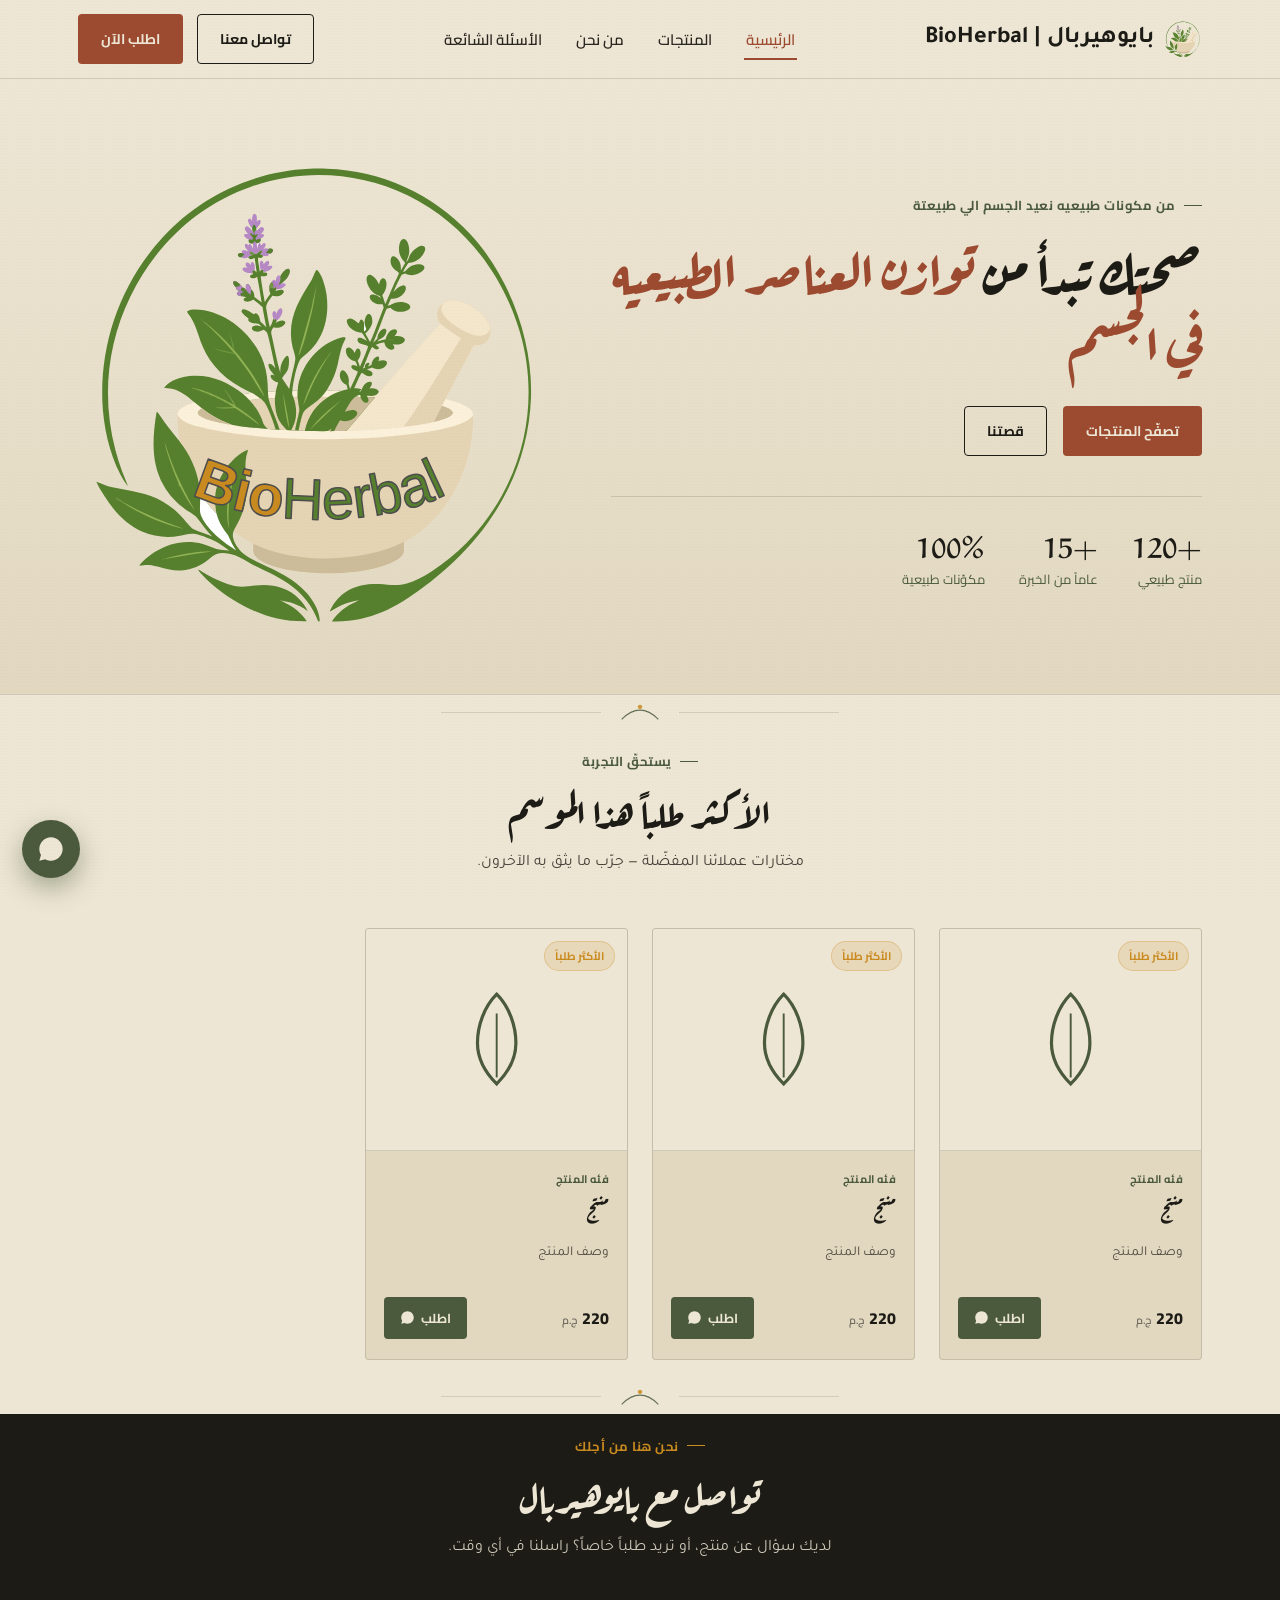
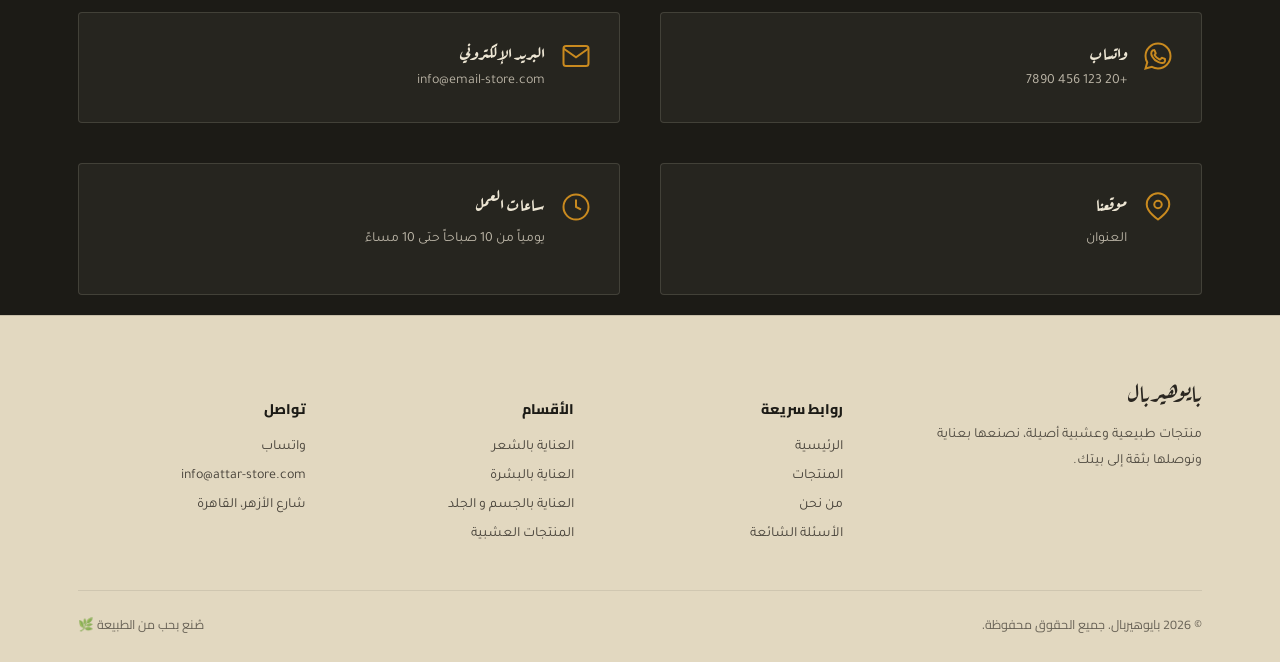
<file: index.html>
<!DOCTYPE html>
<html lang="ar" dir="rtl">
<head>
<meta charset="UTF-8">
<meta name="viewport" content="width=device-width, initial-scale=1.0">
<title>BioHerbal | Home</title>
<meta name="description" content="بايوهيربال — منتجات طبيعية وعشبية أصيلة للشعر والبشرة والصحة، مستخلصة بعناية من قلب الطبيعة.">
<link rel="preconnect" href="https://fonts.googleapis.com">
<link href="https://fonts.googleapis.com/css2?family=Aref+Ruqaa:wght@400;700&family=Cairo:wght@400;600;700;800&family=Tajawal:wght@400;500;700&display=swap" rel="stylesheet">
<link rel="stylesheet" href="assets/style.css">
</head>
<body>

<header class="site-header">
  <div class="wrap">
    <a href="index.html" class="brand">
      <img src="assets/logo-NT.svg" alt="بايوهيربال Logo" class="stamp">
     بايوهيربال | BioHerbal
    </a>
    <nav class="nav-links">
      <a href="index.html" class="active">الرئيسية</a>
      <a href="products.html">المنتجات</a>
      <a href="about.html">من نحن</a>
      <a href="qa.html">الأسئلة الشائعة</a>
    </nav>
    <div class="header-cta">
      <a href="index.html#contact" class="btn btn-outline">تواصل معنا</a>
      <a href="https://wa.me/201234567890" class="btn btn-primary wa-link" target="_blank" rel="noopener">اطلب الآن</a>
      <button class="burger" aria-label="فتح القائمة"><span></span><span></span><span></span></button>
    </div>
  </div>
</header>

<!-- HERO -->
<section class="hero">
  <div class="wrap">
    <div class="hero-copy">
      <span class="eyebrow">من مكونات طبيعيه نعيد الجسم الي طبيعتة</span>
      <h1>صحتك تبدأ من <em>توازن العناصر الطبيعيه في الجسم</em></h1>
      <p class="lead"></p>

      <div class="hero-actions">
        <a href="products.html" class="btn btn-primary">تصفّح المنتجات</a>
        <a href="about.html" class="btn btn-outline">قصتنا</a>
      </div>

      <div class="hero-stats">
        <div class="stat"><b>+120</b><span>منتج طبيعي</span></div>
        <div class="stat"><b>+15</b><span>عاماً من الخبرة</span></div>
        <div class="stat"><b>100%</b><span>مكوّنات طبيعية</span></div>
      </div>
    </div>

      <div class="hero-art">
        <img src="assets/logo.svg" alt="بايوهيربال Logo" class="hero-logo">
    </div>

  </div>
</section>

<div class="sprig-divider">
  <span class="line"></span>
  <svg viewBox="0 0 60 30" fill="none"><path d="M5 25 Q30 0 55 25" stroke="#4B5A3C" stroke-width="1.5"/><circle cx="30" cy="8" r="3" fill="#C98A1F"/></svg>
  <span class="line"></span>
</div>

<!-- RECOMMENDED -->
<section id="recommended">
  <div class="wrap">
    <div class="section-head reveal">
      <span class="eyebrow">يستحقّ التجربة</span>
      <h2>الأكثر طلباً هذا الموسم</h2>
      <p>مختارات عملائنا المفضّلة — جرّب ما يثق به الآخرون.</p>
    </div>
    <div class="rec-grid reveal">

      <div class="product-card">
        <div class="product-media">
          <span class="product-tag">الأكثر طلباً</span>
          <svg viewBox="0 0 100 100" fill="none"><path d="M50 15c-10 10-15 25-15 38 0 14 7 24 15 32 8-8 15-18 15-32 0-13-5-28-15-38z" stroke="#4B5A3C" stroke-width="2.5"/><path d="M50 30v50" stroke="#4B5A3C" stroke-width="1.5"/></svg>
        </div>
        <div class="product-body">
          <span class="product-cat">فئه المنتج</span>
          <h3>منتج</h3>
          <p>وصف المنتج</p>
          <div class="product-foot">
            <span class="price">220 <small>ج.م</small></span>
            <a href="#" class="order-btn" data-product="كود المنتج">
              اطلب
              <svg viewBox="0 0 24 24" fill="currentColor"><path d="M17.5 14.4c-.3-.1-1.7-.8-2-.9-.3-.1-.5-.1-.7.1-.2.3-.7.9-.9 1.1-.2.2-.3.2-.6.1-1.7-.8-2.8-1.5-4-3.4-.1-.2 0-.4.1-.5.2-.2.4-.5.6-.7.2-.2.2-.4.1-.6-.1-.2-.6-1.4-.8-1.9-.2-.5-.4-.4-.6-.4h-.5c-.2 0-.5.1-.7.4-.2.2-.9 1-.9 2.3 0 1.4 1 2.7 1.1 2.9.1.2 1.9 3 4.7 4 2.8 1 2.8.7 3.3.7.5 0 1.6-.6 1.8-1.2.2-.6.2-1.1.1-1.2-.1-.1-.2-.2-.4-.3zM12 2C6.5 2 2 6.5 2 12c0 1.9.5 3.6 1.4 5.1L2 22l5.1-1.3C8.5 21.5 10.2 22 12 22c5.5 0 10-4.5 10-10S17.5 2 12 2z"/></svg>
            </a>
          </div>
        </div>
      </div>

      <div class="product-card">
        <div class="product-media">
          <span class="product-tag">الأكثر طلباً</span>
          <svg viewBox="0 0 100 100" fill="none"><path d="M50 15c-10 10-15 25-15 38 0 14 7 24 15 32 8-8 15-18 15-32 0-13-5-28-15-38z" stroke="#4B5A3C" stroke-width="2.5"/><path d="M50 30v50" stroke="#4B5A3C" stroke-width="1.5"/></svg>
        </div>
        <div class="product-body">
          <span class="product-cat">فئه المنتج</span>
          <h3>منتج</h3>
          <p>وصف المنتج</p>
          <div class="product-foot">
            <span class="price">220 <small>ج.م</small></span>
            <a href="#" class="order-btn" data-product="كود المنتج">
              اطلب
              <svg viewBox="0 0 24 24" fill="currentColor"><path d="M17.5 14.4c-.3-.1-1.7-.8-2-.9-.3-.1-.5-.1-.7.1-.2.3-.7.9-.9 1.1-.2.2-.3.2-.6.1-1.7-.8-2.8-1.5-4-3.4-.1-.2 0-.4.1-.5.2-.2.4-.5.6-.7.2-.2.2-.4.1-.6-.1-.2-.6-1.4-.8-1.9-.2-.5-.4-.4-.6-.4h-.5c-.2 0-.5.1-.7.4-.2.2-.9 1-.9 2.3 0 1.4 1 2.7 1.1 2.9.1.2 1.9 3 4.7 4 2.8 1 2.8.7 3.3.7.5 0 1.6-.6 1.8-1.2.2-.6.2-1.1.1-1.2-.1-.1-.2-.2-.4-.3zM12 2C6.5 2 2 6.5 2 12c0 1.9.5 3.6 1.4 5.1L2 22l5.1-1.3C8.5 21.5 10.2 22 12 22c5.5 0 10-4.5 10-10S17.5 2 12 2z"/></svg>
            </a>
          </div>
        </div>
      </div>

      <div class="product-card">
        <div class="product-media">
          <span class="product-tag">الأكثر طلباً</span>
          <svg viewBox="0 0 100 100" fill="none"><path d="M50 15c-10 10-15 25-15 38 0 14 7 24 15 32 8-8 15-18 15-32 0-13-5-28-15-38z" stroke="#4B5A3C" stroke-width="2.5"/><path d="M50 30v50" stroke="#4B5A3C" stroke-width="1.5"/></svg>
        </div>
        <div class="product-body">
          <span class="product-cat">فئه المنتج</span>
          <h3>منتج</h3>
          <p>وصف المنتج</p>
          <div class="product-foot">
            <span class="price">220 <small>ج.م</small></span>
            <a href="#" class="order-btn" data-product="كود المنتج">
              اطلب
              <svg viewBox="0 0 24 24" fill="currentColor"><path d="M17.5 14.4c-.3-.1-1.7-.8-2-.9-.3-.1-.5-.1-.7.1-.2.3-.7.9-.9 1.1-.2.2-.3.2-.6.1-1.7-.8-2.8-1.5-4-3.4-.1-.2 0-.4.1-.5.2-.2.4-.5.6-.7.2-.2.2-.4.1-.6-.1-.2-.6-1.4-.8-1.9-.2-.5-.4-.4-.6-.4h-.5c-.2 0-.5.1-.7.4-.2.2-.9 1-.9 2.3 0 1.4 1 2.7 1.1 2.9.1.2 1.9 3 4.7 4 2.8 1 2.8.7 3.3.7.5 0 1.6-.6 1.8-1.2.2-.6.2-1.1.1-1.2-.1-.1-.2-.2-.4-.3zM12 2C6.5 2 2 6.5 2 12c0 1.9.5 3.6 1.4 5.1L2 22l5.1-1.3C8.5 21.5 10.2 22 12 22c5.5 0 10-4.5 10-10S17.5 2 12 2z"/></svg>
            </a>
          </div>
        </div>
      </div>



    </div>
  </div>
</section>

<div class="sprig-divider">
  <span class="line"></span>
  <svg viewBox="0 0 60 30" fill="none"><path d="M5 25 Q30 0 55 25" stroke="#4B5A3C" stroke-width="1.5"/><circle cx="30" cy="8" r="3" fill="#C98A1F"/></svg>
  <span class="line"></span>
</div>

<!-- CONTACT -->
<section class="contact-section" id="contact">
  <div class="wrap">
    <div class="section-head reveal">
      <span class="eyebrow">نحن هنا من أجلك</span>
      <h2>تواصل مع بايوهيربال</h2>
      <p>لديك سؤال عن منتج، أو تريد طلباً خاصاً؟ راسلنا في أي وقت.</p>
    </div>
    <div class="contact-grid reveal">
      <div class="contact-card">
        <svg viewBox="0 0 24 24" fill="none" stroke="currentColor" stroke-width="1.6"><path d="M17.5 14.4c-.3-.1-1.7-.8-2-.9-.3-.1-.5-.1-.7.1-.2.3-.7.9-.9 1.1-.2.2-.3.2-.6.1-1.7-.8-2.8-1.5-4-3.4-.1-.2 0-.4.1-.5.2-.2.4-.5.6-.7.2-.2.2-.4.1-.6-.1-.2-.6-1.4-.8-1.9-.2-.5-.4-.4-.6-.4h-.5c-.2 0-.5.1-.7.4-.2.2-.9 1-.9 2.3 0 1.4 1 2.7 1.1 2.9.1.2 1.9 3 4.7 4 2.8 1 2.8.7 3.3.7.5 0 1.6-.6 1.8-1.2.2-.6.2-1.1.1-1.2zM12 2C6.5 2 2 6.5 2 12c0 1.9.5 3.6 1.4 5.1L2 22l5.1-1.3C8.5 21.5 10.2 22 12 22c5.5 0 10-4.5 10-10S17.5 2 12 2z"/></svg>
        <div>
          <h4>واتساب</h4>
          <a href="https://wa.me/201234567890" class="wa-link" target="_blank" rel="noopener">+20 123 456 7890</a>
        </div>
      </div>
      <div class="contact-card">
        <svg viewBox="0 0 24 24" fill="none" stroke="currentColor" stroke-width="1.6"><path d="M22 6l-10 7L2 6"/><rect x="2" y="4" width="20" height="16" rx="2"/></svg>
        <div>
          <h4>البريد الإلكتروني</h4>
          <a href="mailto:info@attar-store.com">info@email-store.com</a>
        </div>
      </div>
      <div class="contact-card">
        <svg viewBox="0 0 24 24" fill="none" stroke="currentColor" stroke-width="1.6"><path d="M21 10c0 6-9 12-9 12s-9-6-9-12a9 9 0 1 1 18 0z"/><circle cx="12" cy="10" r="3"/></svg>
        <div>
          <h4>موقعنا</h4>
          <p>العنوان</p>
        </div>
      </div>
      <div class="contact-card">
        <svg viewBox="0 0 24 24" fill="none" stroke="currentColor" stroke-width="1.6"><circle cx="12" cy="12" r="10"/><path d="M12 6v6l4 2"/></svg>
        <div>
          <h4>ساعات العمل</h4>
          <p>يومياً من 10 صباحاً حتى 10 مساءً</p>
        </div>
      </div>
    </div>
  </div>
</section>

<footer class="site-footer">
  <div class="wrap">
    <div class="footer-grid">
      <div>
        <div class="footer-brand">بايوهيربال</div>
        <p>منتجات طبيعية وعشبية أصيلة، نصنعها بعناية ونوصلها بثقة إلى بيتك.</p>
      </div>
      <div class="footer-col">
        <h5>روابط سريعة</h5>
        <ul>
          <li><a href="index.html">الرئيسية</a></li>
          <li><a href="products.html">المنتجات</a></li>
          <li><a href="about.html">من نحن</a></li>
          <li><a href="qa.html">الأسئلة الشائعة</a></li>
        </ul>
      </div>
      <div class="footer-col">
        <h5>الأقسام</h5>
        <ul>
          <li><a href="products.html#hair">العناية بالشعر</a></li>
          <li><a href="products.html#skin">العناية بالبشرة</a></li>
          <li><a href="products.html#Body">العناية بالجسم و الجلد</a></li>
          <li><a href="products.html#herbal">المنتجات العشبية</a></li>
        </ul>
      </div>
      <div class="footer-col">
        <h5>تواصل</h5>
        <ul>
          <li><a href="https://wa.me/201234567890" class="wa-link" target="_blank" rel="noopener">واتساب</a></li>
          <li><a href="mailto:info@attar-store.com">info@attar-store.com</a></li>
          <li><a href="#contact">شارع الأزهر، القاهرة</a></li>
        </ul>
      </div>
    </div>
    <div class="footer-bottom">
      <span>© 2026 بايوهيربال. جميع الحقوق محفوظة.</span>
      <span>صُنع بحب من الطبيعة 🌿</span>
    </div>
  </div>
</footer>

<a href="https://wa.me/201234567890" class="wa-float wa-link" target="_blank" rel="noopener" aria-label="تواصل عبر واتساب">
  <svg viewBox="0 0 24 24" fill="currentColor"><path d="M17.5 14.4c-.3-.1-1.7-.8-2-.9-.3-.1-.5-.1-.7.1-.2.3-.7.9-.9 1.1-.2.2-.3.2-.6.1-1.7-.8-2.8-1.5-4-3.4-.1-.2 0-.4.1-.5.2-.2.4-.5.6-.7.2-.2.2-.4.1-.6-.1-.2-.6-1.4-.8-1.9-.2-.5-.4-.4-.6-.4h-.5c-.2 0-.5.1-.7.4-.2.2-.9 1-.9 2.3 0 1.4 1 2.7 1.1 2.9.1.2 1.9 3 4.7 4 2.8 1 2.8.7 3.3.7.5 0 1.6-.6 1.8-1.2.2-.6.2-1.1.1-1.2-.1-.1-.2-.2-.4-.3zM12 2C6.5 2 2 6.5 2 12c0 1.9.5 3.6 1.4 5.1L2 22l5.1-1.3C8.5 21.5 10.2 22 12 22c5.5 0 10-4.5 10-10S17.5 2 12 2z"/></svg>
</a>

<script src="assets/main.js"></script>
</body>
</html>
</file>
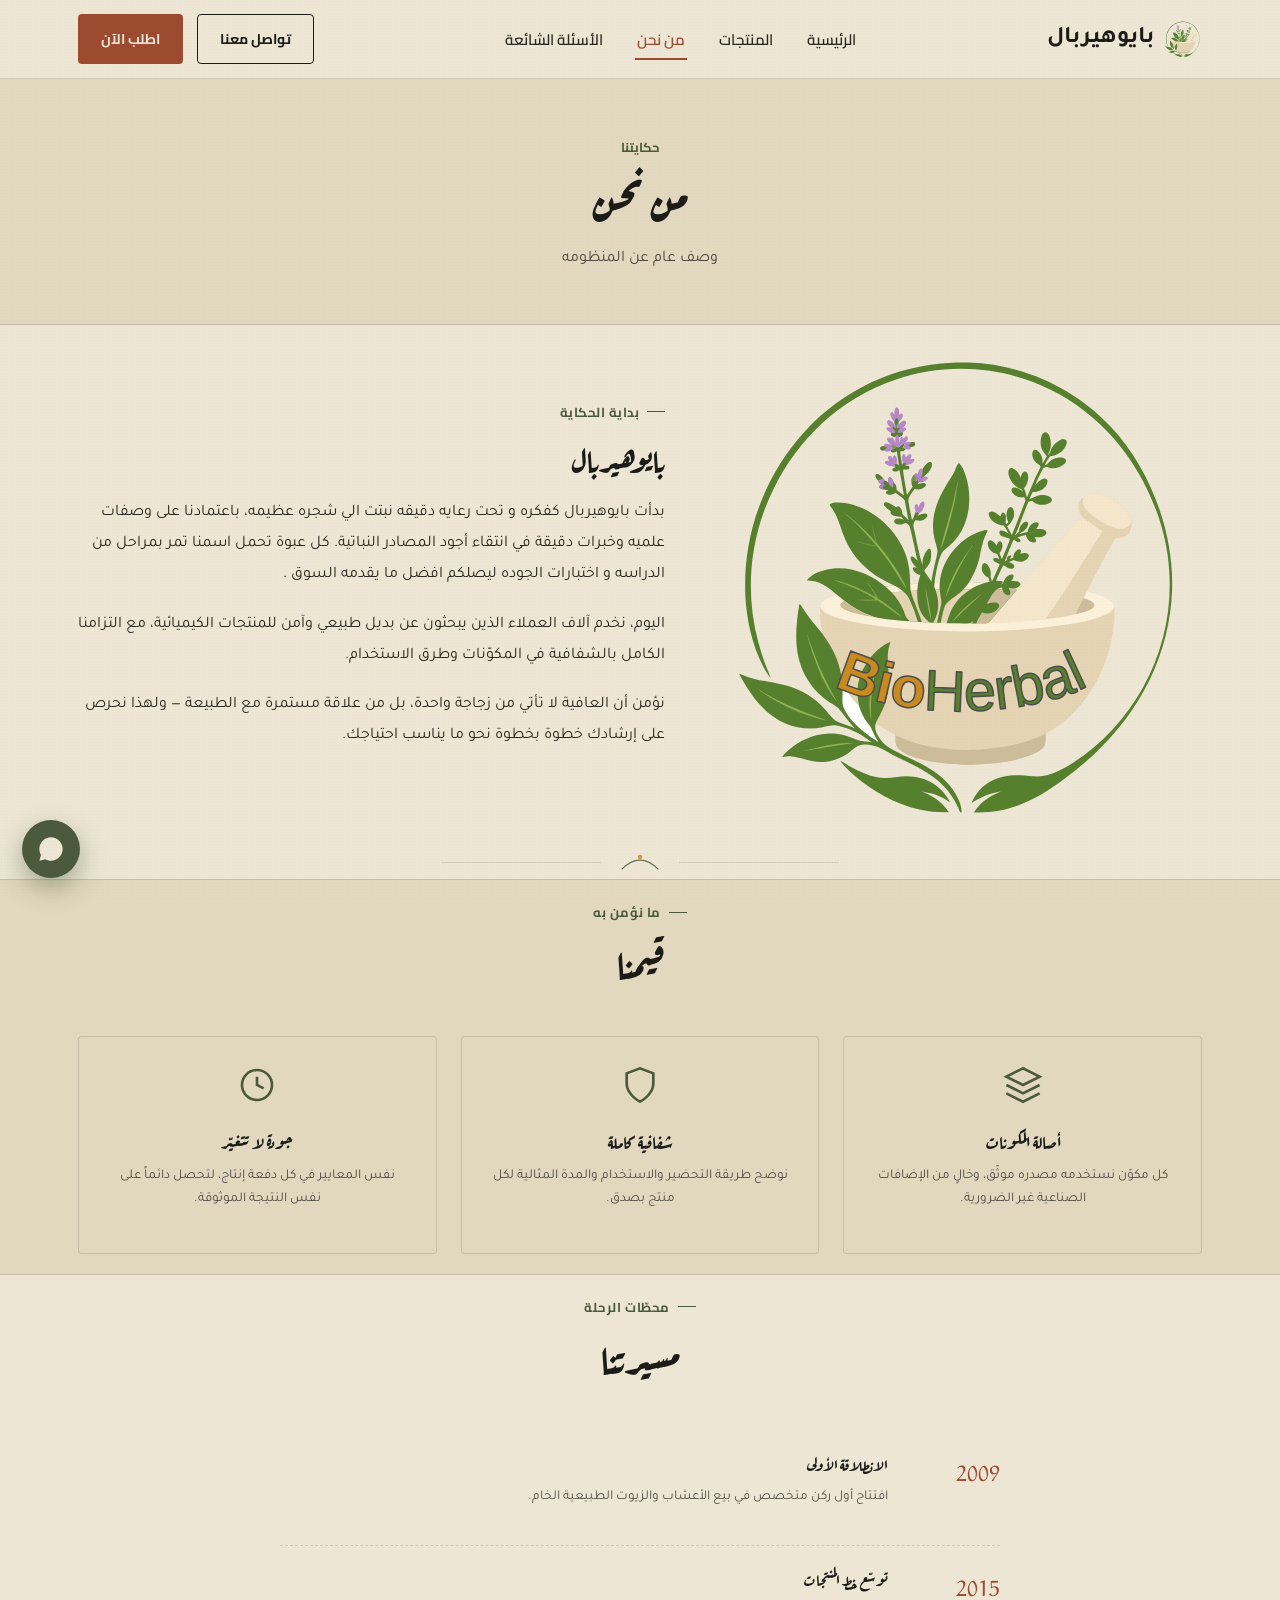
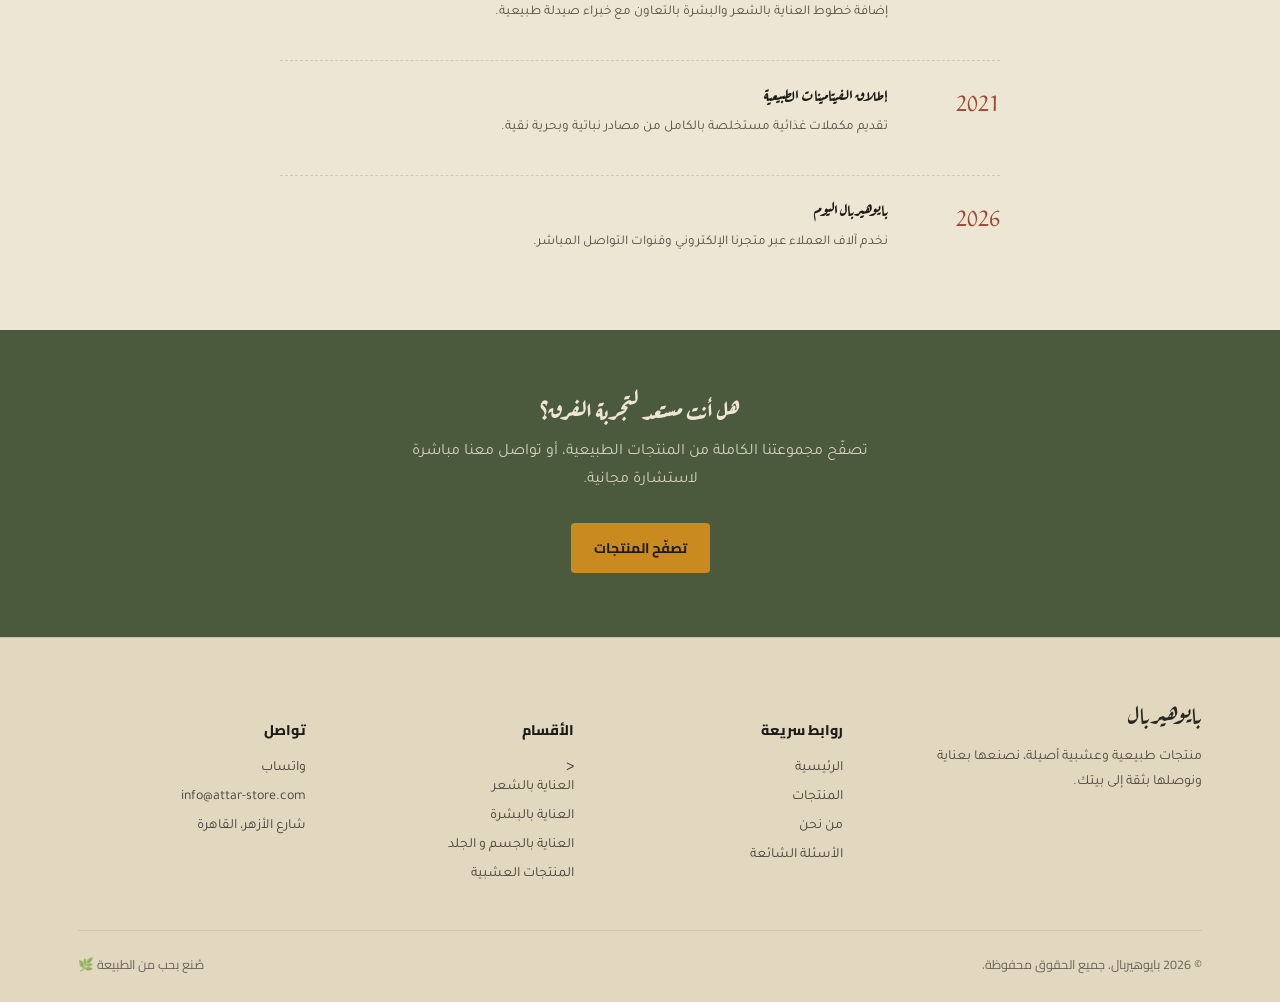
<file: about.html>
<!DOCTYPE html>
<html lang="ar" dir="rtl">
<head>
<meta charset="UTF-8">
<meta name="viewport" content="width=device-width, initial-scale=1.0">
<title>BioHerbal | About US</title>
<meta name="description" content="تعرّف على قصة بايوهيربال، رحلتنا مع الأعشاب الطبيعية، وقيمنا في تقديم منتجات أصيلة وموثوقة.">
<link rel="preconnect" href="https://fonts.googleapis.com">
<link href="https://fonts.googleapis.com/css2?family=Aref+Ruqaa:wght@400;700&family=Cairo:wght@400;600;700;800&family=Tajawal:wght@400;500;700&display=swap" rel="stylesheet">
<link rel="stylesheet" href="assets/style.css">
</head>
<body>

<header class="site-header">
  <div class="wrap">
    <a href="index.html" class="brand">
      <img src="assets/logo-NT.svg" alt="بايوهيربال Logo" class="stamp">
     بايوهيربال
    </a>
    <nav class="nav-links">
      <a href="index.html">الرئيسية</a>
      <a href="products.html">المنتجات</a>
      <a href="about.html" class="active">من نحن</a>
      <a href="qa.html">الأسئلة الشائعة</a>
    </nav>
    <div class="header-cta">
      <a href="index.html#contact" class="btn btn-outline">تواصل معنا</a>
      <a href="https://wa.me/201234567890" class="btn btn-primary wa-link" target="_blank" rel="noopener">اطلب الآن</a>
      <button class="burger" aria-label="فتح القائمة"><span></span><span></span><span></span></button>
    </div>
  </div>
</header>

<section class="page-hero">
  <div class="wrap">
    <span class="crumb">حكايتنا</span>
    <h1>من نحن</h1>
    <p>وصف عام عن المنظومه</p>
  </div>
</section>

<section>
  <div class="wrap">
    <div class="about-grid">
      <div class="about-art reveal">
        <img src="assets/logo.svg" alt="بايوهيربال Logo" class="hero-logo">
      </div>
      <div class="about-text reveal">
        <span class="eyebrow">بداية الحكاية</span>
        <h2 style="margin:14px 0 20px; font-size:32px;">بايوهيربال</h2>
        <p>بدأت بايوهيربال كفكره و تحت رعايه دقيقه نبتت الي شجره عظيمه، باعتمادنا على وصفات علميه وخبرات دقيقة في انتقاء أجود المصادر النباتية. كل عبوة تحمل اسمنا تمر بمراحل من الدراسه و اختبارات الجوده ليصلكم افضل ما يقدمه السوق .</p>
        <p>اليوم، نخدم آلاف العملاء الذين يبحثون عن بديل طبيعي وآمن للمنتجات الكيميائية، مع التزامنا الكامل بالشفافية في المكوّنات وطرق الاستخدام.</p>
        <p>نؤمن أن العافية لا تأتي من زجاجة واحدة، بل من علاقة مستمرة مع الطبيعة — ولهذا نحرص على إرشادك خطوة بخطوة نحو ما يناسب احتياجك.</p>
      </div>
    </div>
  </div>
</section>

<div class="sprig-divider"><span class="line"></span><svg viewBox="0 0 60 30" fill="none"><path d="M5 25 Q30 0 55 25" stroke="#4B5A3C" stroke-width="1.5"/><circle cx="30" cy="8" r="3" fill="#C98A1F"/></svg><span class="line"></span></div>

<section style="background:var(--papyrus-2); border-top:1px solid var(--line); border-bottom:1px solid var(--line);">
  <div class="wrap">
    <div class="section-head reveal">
      <span class="eyebrow">ما نؤمن به</span>
      <h2>قيمنا</h2>
    </div>
    <div class="values-grid reveal">
      <div class="value-card">
        <svg viewBox="0 0 24 24" fill="none" stroke="currentColor" stroke-width="1.6"><path d="M12 2L2 7l10 5 10-5-10-5z"/><path d="M2 17l10 5 10-5M2 12l10 5 10-5"/></svg>
        <h4>أصالة المكونات</h4>
        <p>كل مكوّن نستخدمه مصدره موثّق، وخالٍ من الإضافات الصناعية غير الضرورية.</p>
      </div>
      <div class="value-card">
        <svg viewBox="0 0 24 24" fill="none" stroke="currentColor" stroke-width="1.6"><path d="M12 22s8-4 8-11V5l-8-3-8 3v6c0 7 8 11 8 11z"/></svg>
        <h4>شفافية كاملة</h4>
        <p>نوضح طريقة التحضير والاستخدام والمدة المثالية لكل منتج بصدق.</p>
      </div>
      <div class="value-card">
        <svg viewBox="0 0 24 24" fill="none" stroke="currentColor" stroke-width="1.6"><circle cx="12" cy="12" r="9"/><path d="M12 7v5l4 2"/></svg>
        <h4>جودة لا تتغيّر</h4>
        <p>نفس المعايير في كل دفعة إنتاج، لتحصل دائماً على نفس النتيجة الموثوقة.</p>
      </div>
    </div>
  </div>
</section>

<section>
  <div class="wrap">
    <div class="section-head reveal">
      <span class="eyebrow">محطّات الرحلة</span>
      <h2>مسيرتنا</h2>
    </div>
    <div class="timeline reveal">
      <div class="timeline-item">
        <span class="year">2009</span>
        <div>
          <h4>الانطلاقة الأولى</h4>
          <p>افتتاح أول ركن متخصص في بيع الأعشاب والزيوت الطبيعية الخام.</p>
        </div>
      </div>
      <div class="timeline-item">
        <span class="year">2015</span>
        <div>
          <h4>توسّع خط المنتجات</h4>
          <p>إضافة خطوط العناية بالشعر والبشرة بالتعاون مع خبراء صيدلة طبيعية.</p>
        </div>
      </div>
      <div class="timeline-item">
        <span class="year">2021</span>
        <div>
          <h4>إطلاق الفيتامينات الطبيعية</h4>
          <p>تقديم مكملات غذائية مستخلصة بالكامل من مصادر نباتية وبحرية نقية.</p>
        </div>
      </div>
      <div class="timeline-item">
        <span class="year">2026</span>
        <div>
          <h4>بايوهيربال اليوم</h4>
          <p>نخدم آلاف العملاء عبر متجرنا الإلكتروني وقنوات التواصل المباشر.</p>
        </div>
      </div>
    </div>
  </div>
</section>

<section class="cta-band">
  <div class="wrap">
    <h2>هل أنت مستعد لتجربة الفرق؟</h2>
    <p>تصفّح مجموعتنا الكاملة من المنتجات الطبيعية، أو تواصل معنا مباشرة لاستشارة مجانية.</p>
    <a href="products.html" class="btn btn-primary">تصفّح المنتجات</a>
  </div>
</section>

<footer class="site-footer">
  <div class="wrap">
    <div class="footer-grid">
      <div>
        <div class="footer-brand">بايوهيربال</div>
        <p>منتجات طبيعية وعشبية أصيلة، نصنعها بعناية ونوصلها بثقة إلى بيتك.</p>
      </div>
      <div class="footer-col">
        <h5>روابط سريعة</h5>
        <ul>
          <li><a href="index.html">الرئيسية</a></li>
          <li><a href="products.html">المنتجات</a></li>
          <li><a href="about.html">من نحن</a></li>
          <li><a href="qa.html">الأسئلة الشائعة</a></li>
        </ul>
      </div>
      <div class="footer-col">
        <h5>الأقسام</h5>
        <<ul>
          <li><a href="products.html#hair">العناية بالشعر</a></li>
          <li><a href="products.html#skin">العناية بالبشرة</a></li>
          <li><a href="products.html#Body">العناية بالجسم و الجلد</a></li>
          <li><a href="products.html#herbal">المنتجات العشبية</a></li>
        </ul>
      </div>
      <div class="footer-col">
        <h5>تواصل</h5>
        <ul>
          <li><a href="https://wa.me/201234567890" class="wa-link" target="_blank" rel="noopener">واتساب</a></li>
          <li><a href="mailto:info@attar-store.com">info@attar-store.com</a></li>
          <li><a href="index.html#contact">شارع الأزهر، القاهرة</a></li>
        </ul>
      </div>
    </div>
    <div class="footer-bottom">
      <span>© 2026 بايوهيربال. جميع الحقوق محفوظة.</span>
      <span>صُنع بحب من الطبيعة 🌿</span>
    </div>
  </div>
</footer>

<a href="https://wa.me/201234567890" class="wa-float wa-link" target="_blank" rel="noopener" aria-label="تواصل عبر واتساب">
  <svg viewBox="0 0 24 24" fill="currentColor"><path d="M17.5 14.4c-.3-.1-1.7-.8-2-.9-.3-.1-.5-.1-.7.1-.2.3-.7.9-.9 1.1-.2.2-.3.2-.6.1-1.7-.8-2.8-1.5-4-3.4-.1-.2 0-.4.1-.5.2-.2.4-.5.6-.7.2-.2.2-.4.1-.6-.1-.2-.6-1.4-.8-1.9-.2-.5-.4-.4-.6-.4h-.5c-.2 0-.5.1-.7.4-.2.2-.9 1-.9 2.3 0 1.4 1 2.7 1.1 2.9.1.2 1.9 3 4.7 4 2.8 1 2.8.7 3.3.7.5 0 1.6-.6 1.8-1.2.2-.6.2-1.1.1-1.2-.1-.1-.2-.2-.4-.3zM12 2C6.5 2 2 6.5 2 12c0 1.9.5 3.6 1.4 5.1L2 22l5.1-1.3C8.5 21.5 10.2 22 12 22c5.5 0 10-4.5 10-10S17.5 2 12 2z"/></svg>
</a>

<script src="assets/main.js"></script>
</body>
</html>
</file>
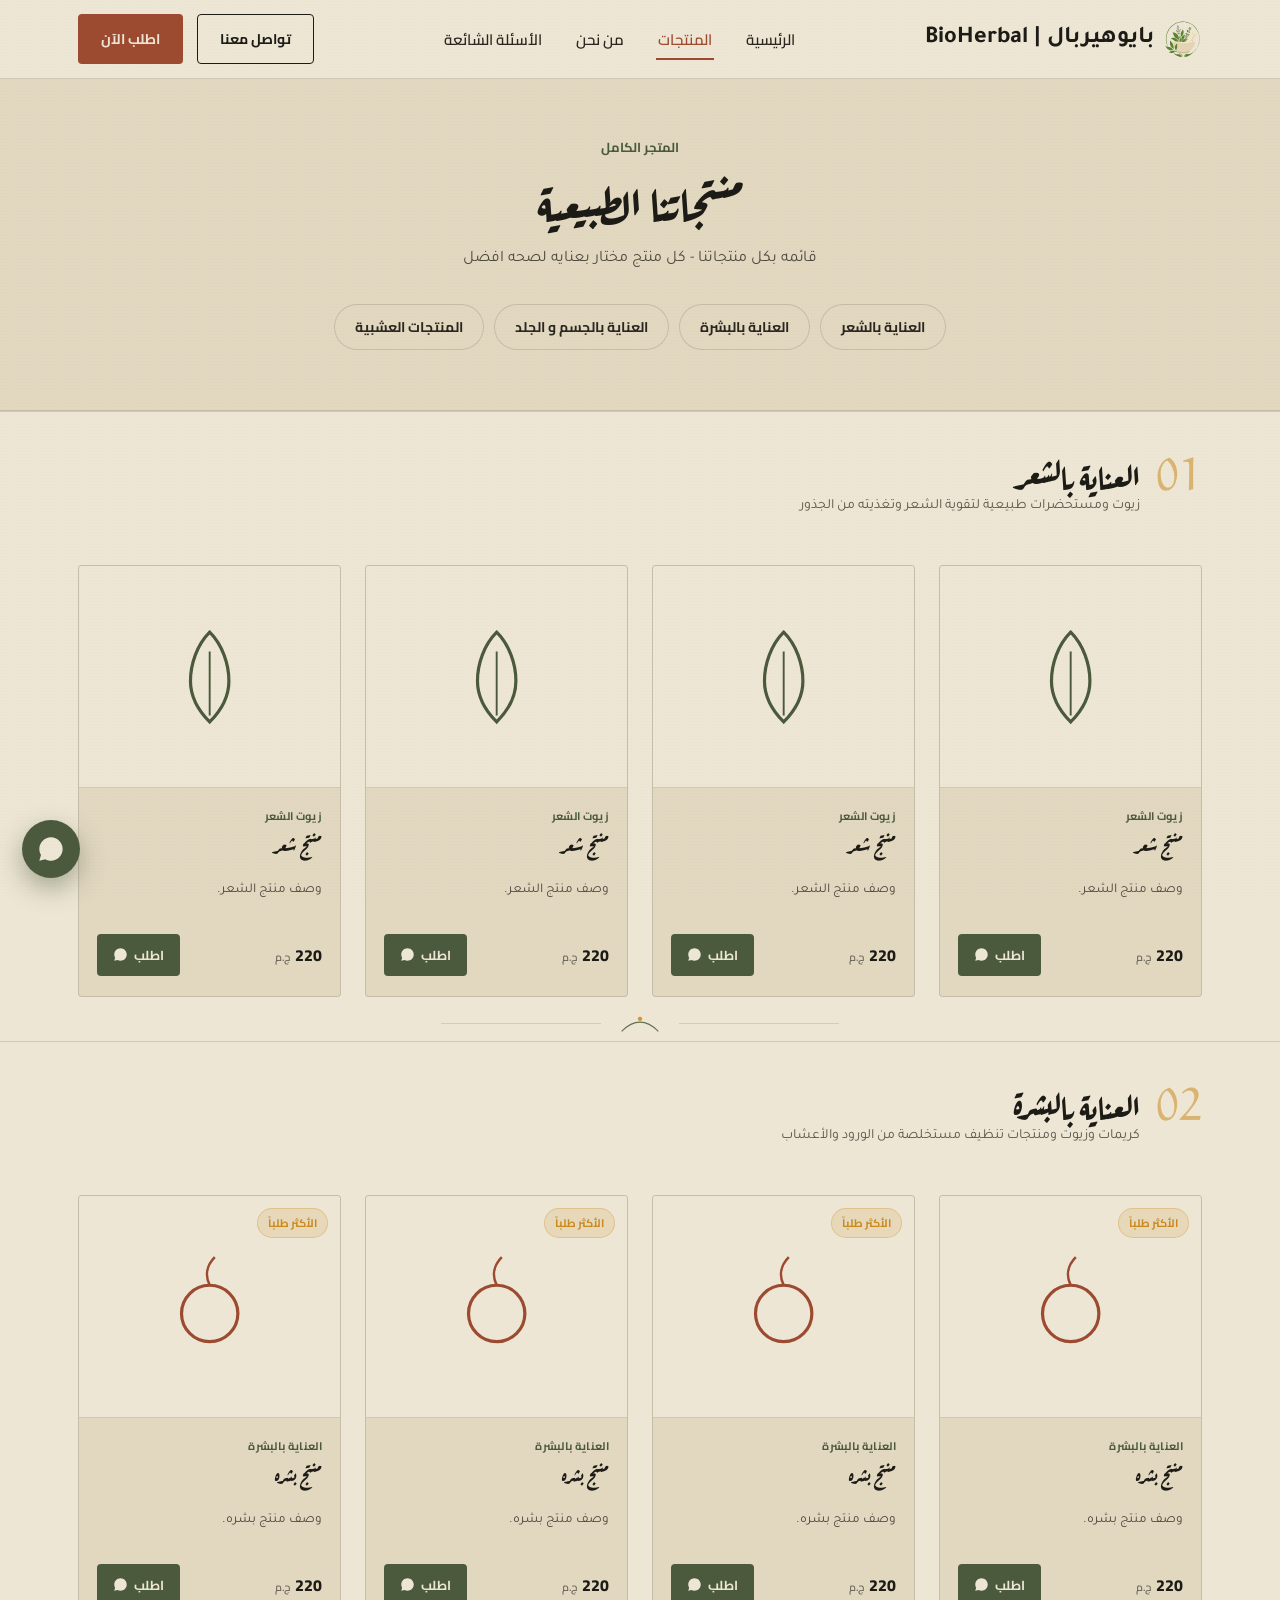
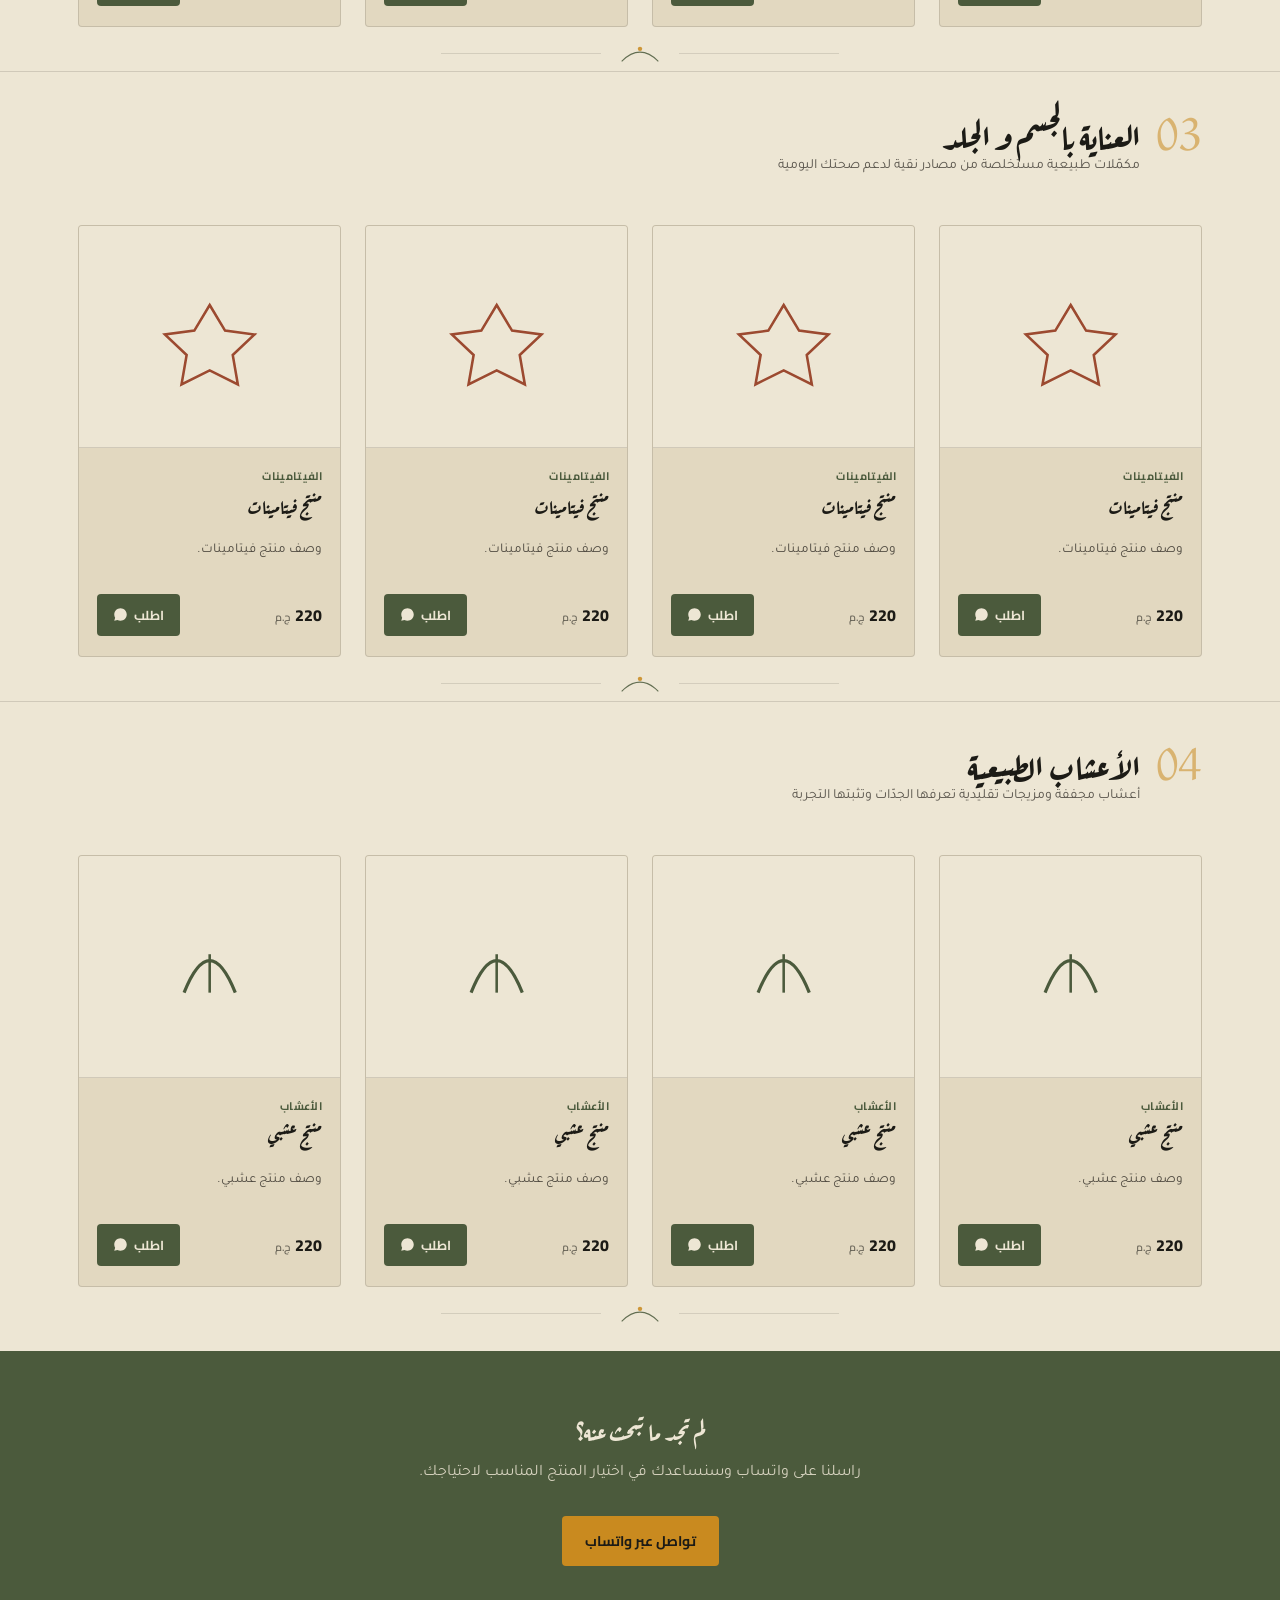
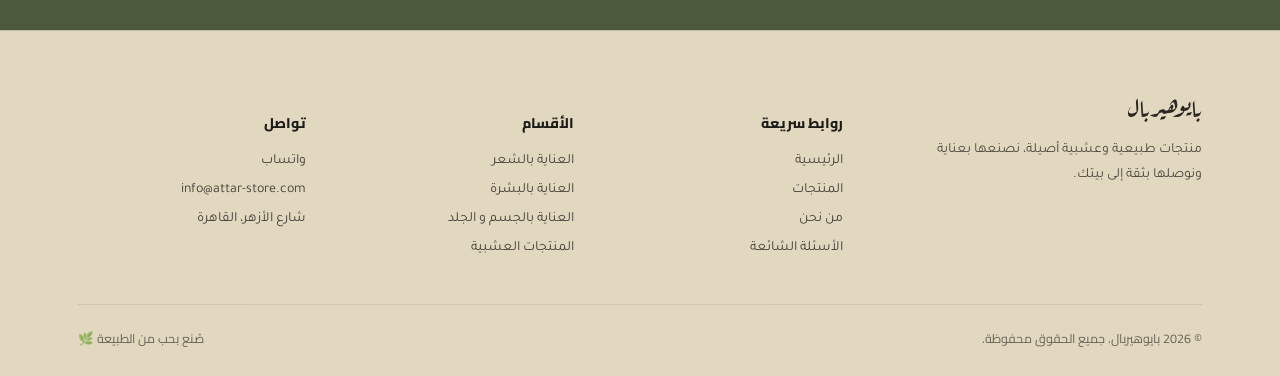
<file: products.html>
<!DOCTYPE html>
<html lang="ar" dir="rtl">
<head>
<meta charset="UTF-8">
<meta name="viewport" content="width=device-width, initial-scale=1.0">
<title>BioHerbal | Products</title>
<meta name="description" content="تصفّح منتجاتنا الطبيعية: زيوت ومستحضرات الشعر، كريمات وزيوت البشرة، الفيتامينات الطبيعية، والأعشاب الطبية.">
<link rel="preconnect" href="https://fonts.googleapis.com">
<link href="https://fonts.googleapis.com/css2?family=Aref+Ruqaa:wght@400;700&family=Cairo:wght@400;600;700;800&family=Tajawal:wght@400;500;700&display=swap" rel="stylesheet">
<link rel="stylesheet" href="assets/style.css">
</head>
<body>

<header class="site-header">
  <div class="wrap">
    <a href="index.html" class="brand">
      <img src="assets/logo-NT.svg" alt="بايوهيربال Logo" class="stamp">
     بايوهيربال | BioHerbal
    </a>
    <nav class="nav-links">
      <a href="index.html">الرئيسية</a>
      <a href="products.html" class="active">المنتجات</a>
      <a href="about.html">من نحن</a>
      <a href="qa.html">الأسئلة الشائعة</a>
    </nav>
    <div class="header-cta">
      <a href="index.html#contact" class="btn btn-outline">تواصل معنا</a>
      <a href="https://wa.me/201234567890" class="btn btn-primary wa-link" target="_blank" rel="noopener">اطلب الآن</a>
      <button class="burger" aria-label="فتح القائمة"><span></span><span></span><span></span></button>
    </div>
  </div>
</header>

<section class="page-hero">
  <div class="wrap">
    <span class="crumb">المتجر الكامل</span>
    <h1>منتجاتنا الطبيعية</h1>
    <p>قائمه بكل منتجاتنا - كل منتج مختار بعنايه لصحه افضل</p>
    <div class="cat-nav" style="margin-top:30px;">
      <a href="#hair">العناية بالشعر</a>
      <a href="#skin">العناية بالبشرة</a>
      <a href="#Body">العناية بالجسم و الجلد</a>
      <a href="#herbal">المنتجات العشبية</a>
    </div>
  </div>
</section>

<!-- HAIR -->
<section class="cat-block" id="hair">
  <div class="wrap">
    <div class="cat-head reveal">
      <span class="num">01</span>
      <div>
        <h2>العناية بالشعر</h2>
        <p>زيوت ومستحضرات طبيعية لتقوية الشعر وتغذيته من الجذور</p>
      </div>
    </div>
    <div class="card-grid reveal">

      <div class="product-card">
        <div class="product-media"><svg viewBox="0 0 100 100" fill="none"><path d="M50 15c-10 10-15 25-15 38 0 14 7 24 15 32 8-8 15-18 15-32 0-13-5-28-15-38z" stroke="#4B5A3C" stroke-width="2.5"/><path d="M50 30v50" stroke="#4B5A3C" stroke-width="1.5"/></svg></div>
        <div class="product-body">
          <span class="product-cat">زيوت الشعر</span>
          <h3>منتج شعر</h3>
          <p>وصف منتج الشعر.</p>
          <div class="product-foot">
            <span class="price">220 <small>ج.م</small></span>
            <a href="#" class="order-btn" data-product="كود المنتج">اطلب<svg viewBox="0 0 24 24" fill="currentColor"><path d="M17.5 14.4c-.3-.1-1.7-.8-2-.9-.3-.1-.5-.1-.7.1-.2.3-.7.9-.9 1.1-.2.2-.3.2-.6.1-1.7-.8-2.8-1.5-4-3.4-.1-.2 0-.4.1-.5.2-.2.4-.5.6-.7.2-.2.2-.4.1-.6-.1-.2-.6-1.4-.8-1.9-.2-.5-.4-.4-.6-.4h-.5c-.2 0-.5.1-.7.4-.2.2-.9 1-.9 2.3 0 1.4 1 2.7 1.1 2.9.1.2 1.9 3 4.7 4 2.8 1 2.8.7 3.3.7.5 0 1.6-.6 1.8-1.2.2-.6.2-1.1.1-1.2-.1-.1-.2-.2-.4-.3zM12 2C6.5 2 2 6.5 2 12c0 1.9.5 3.6 1.4 5.1L2 22l5.1-1.3C8.5 21.5 10.2 22 12 22c5.5 0 10-4.5 10-10S17.5 2 12 2z"/></svg></a>
          </div>
        </div>
      </div>

      <div class="product-card">
        <div class="product-media"><svg viewBox="0 0 100 100" fill="none"><path d="M50 15c-10 10-15 25-15 38 0 14 7 24 15 32 8-8 15-18 15-32 0-13-5-28-15-38z" stroke="#4B5A3C" stroke-width="2.5"/><path d="M50 30v50" stroke="#4B5A3C" stroke-width="1.5"/></svg></div>
        <div class="product-body">
          <span class="product-cat">زيوت الشعر</span>
          <h3>منتج شعر</h3>
          <p>وصف منتج الشعر.</p>
          <div class="product-foot">
            <span class="price">220 <small>ج.م</small></span>
            <a href="#" class="order-btn" data-product="كود المنتج">اطلب<svg viewBox="0 0 24 24" fill="currentColor"><path d="M17.5 14.4c-.3-.1-1.7-.8-2-.9-.3-.1-.5-.1-.7.1-.2.3-.7.9-.9 1.1-.2.2-.3.2-.6.1-1.7-.8-2.8-1.5-4-3.4-.1-.2 0-.4.1-.5.2-.2.4-.5.6-.7.2-.2.2-.4.1-.6-.1-.2-.6-1.4-.8-1.9-.2-.5-.4-.4-.6-.4h-.5c-.2 0-.5.1-.7.4-.2.2-.9 1-.9 2.3 0 1.4 1 2.7 1.1 2.9.1.2 1.9 3 4.7 4 2.8 1 2.8.7 3.3.7.5 0 1.6-.6 1.8-1.2.2-.6.2-1.1.1-1.2-.1-.1-.2-.2-.4-.3zM12 2C6.5 2 2 6.5 2 12c0 1.9.5 3.6 1.4 5.1L2 22l5.1-1.3C8.5 21.5 10.2 22 12 22c5.5 0 10-4.5 10-10S17.5 2 12 2z"/></svg></a>
          </div>
        </div>
      </div>

      <div class="product-card">
        <div class="product-media"><svg viewBox="0 0 100 100" fill="none"><path d="M50 15c-10 10-15 25-15 38 0 14 7 24 15 32 8-8 15-18 15-32 0-13-5-28-15-38z" stroke="#4B5A3C" stroke-width="2.5"/><path d="M50 30v50" stroke="#4B5A3C" stroke-width="1.5"/></svg></div>
        <div class="product-body">
          <span class="product-cat">زيوت الشعر</span>
          <h3>منتج شعر</h3>
          <p>وصف منتج الشعر.</p>
          <div class="product-foot">
            <span class="price">220 <small>ج.م</small></span>
            <a href="#" class="order-btn" data-product="كود المنتج">اطلب<svg viewBox="0 0 24 24" fill="currentColor"><path d="M17.5 14.4c-.3-.1-1.7-.8-2-.9-.3-.1-.5-.1-.7.1-.2.3-.7.9-.9 1.1-.2.2-.3.2-.6.1-1.7-.8-2.8-1.5-4-3.4-.1-.2 0-.4.1-.5.2-.2.4-.5.6-.7.2-.2.2-.4.1-.6-.1-.2-.6-1.4-.8-1.9-.2-.5-.4-.4-.6-.4h-.5c-.2 0-.5.1-.7.4-.2.2-.9 1-.9 2.3 0 1.4 1 2.7 1.1 2.9.1.2 1.9 3 4.7 4 2.8 1 2.8.7 3.3.7.5 0 1.6-.6 1.8-1.2.2-.6.2-1.1.1-1.2-.1-.1-.2-.2-.4-.3zM12 2C6.5 2 2 6.5 2 12c0 1.9.5 3.6 1.4 5.1L2 22l5.1-1.3C8.5 21.5 10.2 22 12 22c5.5 0 10-4.5 10-10S17.5 2 12 2z"/></svg></a>
          </div>
        </div>
      </div>

      <div class="product-card">
        <div class="product-media"><svg viewBox="0 0 100 100" fill="none"><path d="M50 15c-10 10-15 25-15 38 0 14 7 24 15 32 8-8 15-18 15-32 0-13-5-28-15-38z" stroke="#4B5A3C" stroke-width="2.5"/><path d="M50 30v50" stroke="#4B5A3C" stroke-width="1.5"/></svg></div>
        <div class="product-body">
          <span class="product-cat">زيوت الشعر</span>
          <h3>منتج شعر</h3>
          <p>وصف منتج الشعر.</p>
          <div class="product-foot">
            <span class="price">220 <small>ج.م</small></span>
            <a href="#" class="order-btn" data-product="كود المنتج">اطلب<svg viewBox="0 0 24 24" fill="currentColor"><path d="M17.5 14.4c-.3-.1-1.7-.8-2-.9-.3-.1-.5-.1-.7.1-.2.3-.7.9-.9 1.1-.2.2-.3.2-.6.1-1.7-.8-2.8-1.5-4-3.4-.1-.2 0-.4.1-.5.2-.2.4-.5.6-.7.2-.2.2-.4.1-.6-.1-.2-.6-1.4-.8-1.9-.2-.5-.4-.4-.6-.4h-.5c-.2 0-.5.1-.7.4-.2.2-.9 1-.9 2.3 0 1.4 1 2.7 1.1 2.9.1.2 1.9 3 4.7 4 2.8 1 2.8.7 3.3.7.5 0 1.6-.6 1.8-1.2.2-.6.2-1.1.1-1.2-.1-.1-.2-.2-.4-.3zM12 2C6.5 2 2 6.5 2 12c0 1.9.5 3.6 1.4 5.1L2 22l5.1-1.3C8.5 21.5 10.2 22 12 22c5.5 0 10-4.5 10-10S17.5 2 12 2z"/></svg></a>
          </div>
        </div>
      </div>

    </div>
  </div>
</section>

<div class="sprig-divider"><span class="line"></span><svg viewBox="0 0 60 30" fill="none"><path d="M5 25 Q30 0 55 25" stroke="#4B5A3C" stroke-width="1.5"/><circle cx="30" cy="8" r="3" fill="#C98A1F"/></svg><span class="line"></span></div>

<!-- SKIN -->
<section class="cat-block" id="skin">
  <div class="wrap">
    <div class="cat-head reveal">
      <span class="num">02</span>
      <div>
        <h2>العناية بالبشرة</h2>
        <p>كريمات وزيوت ومنتجات تنظيف مستخلصة من الورود والأعشاب</p>
      </div>
    </div>
    <div class="card-grid reveal">

      <div class="product-card">
        <div class="product-media"><span class="product-tag">الأكثر طلباً</span><svg viewBox="0 0 100 100" fill="none"><circle cx="50" cy="55" r="22" stroke="#9C4A30" stroke-width="2.5"/><path d="M50 33c-4-8-2-16 4-22" stroke="#9C4A30" stroke-width="2"/></svg></div>
        <div class="product-body">
          <span class="product-cat">العناية بالبشرة</span>
          <h3>منتج بشره</h3>
          <p>وصف منتج بشره.</p>
          <div class="product-foot">
            <span class="price">220 <small>ج.م</small></span>
            <a href="#" class="order-btn" data-product="كود المنتج">اطلب<svg viewBox="0 0 24 24" fill="currentColor"><path d="M17.5 14.4c-.3-.1-1.7-.8-2-.9-.3-.1-.5-.1-.7.1-.2.3-.7.9-.9 1.1-.2.2-.3.2-.6.1-1.7-.8-2.8-1.5-4-3.4-.1-.2 0-.4.1-.5.2-.2.4-.5.6-.7.2-.2.2-.4.1-.6-.1-.2-.6-1.4-.8-1.9-.2-.5-.4-.4-.6-.4h-.5c-.2 0-.5.1-.7.4-.2.2-.9 1-.9 2.3 0 1.4 1 2.7 1.1 2.9.1.2 1.9 3 4.7 4 2.8 1 2.8.7 3.3.7.5 0 1.6-.6 1.8-1.2.2-.6.2-1.1.1-1.2-.1-.1-.2-.2-.4-.3zM12 2C6.5 2 2 6.5 2 12c0 1.9.5 3.6 1.4 5.1L2 22l5.1-1.3C8.5 21.5 10.2 22 12 22c5.5 0 10-4.5 10-10S17.5 2 12 2z"/></svg></a>
          </div>
        </div>
      </div>

      <div class="product-card">
        <div class="product-media"><span class="product-tag">الأكثر طلباً</span><svg viewBox="0 0 100 100" fill="none"><circle cx="50" cy="55" r="22" stroke="#9C4A30" stroke-width="2.5"/><path d="M50 33c-4-8-2-16 4-22" stroke="#9C4A30" stroke-width="2"/></svg></div>
        <div class="product-body">
          <span class="product-cat">العناية بالبشرة</span>
          <h3>منتج بشره</h3>
          <p>وصف منتج بشره.</p>
          <div class="product-foot">
            <span class="price">220 <small>ج.م</small></span>
            <a href="#" class="order-btn" data-product="كود المنتج">اطلب<svg viewBox="0 0 24 24" fill="currentColor"><path d="M17.5 14.4c-.3-.1-1.7-.8-2-.9-.3-.1-.5-.1-.7.1-.2.3-.7.9-.9 1.1-.2.2-.3.2-.6.1-1.7-.8-2.8-1.5-4-3.4-.1-.2 0-.4.1-.5.2-.2.4-.5.6-.7.2-.2.2-.4.1-.6-.1-.2-.6-1.4-.8-1.9-.2-.5-.4-.4-.6-.4h-.5c-.2 0-.5.1-.7.4-.2.2-.9 1-.9 2.3 0 1.4 1 2.7 1.1 2.9.1.2 1.9 3 4.7 4 2.8 1 2.8.7 3.3.7.5 0 1.6-.6 1.8-1.2.2-.6.2-1.1.1-1.2-.1-.1-.2-.2-.4-.3zM12 2C6.5 2 2 6.5 2 12c0 1.9.5 3.6 1.4 5.1L2 22l5.1-1.3C8.5 21.5 10.2 22 12 22c5.5 0 10-4.5 10-10S17.5 2 12 2z"/></svg></a>
          </div>
        </div>
      </div>

      <div class="product-card">
        <div class="product-media"><span class="product-tag">الأكثر طلباً</span><svg viewBox="0 0 100 100" fill="none"><circle cx="50" cy="55" r="22" stroke="#9C4A30" stroke-width="2.5"/><path d="M50 33c-4-8-2-16 4-22" stroke="#9C4A30" stroke-width="2"/></svg></div>
        <div class="product-body">
          <span class="product-cat">العناية بالبشرة</span>
          <h3>منتج بشره</h3>
          <p>وصف منتج بشره.</p>
          <div class="product-foot">
            <span class="price">220 <small>ج.م</small></span>
            <a href="#" class="order-btn" data-product="كود المنتج">اطلب<svg viewBox="0 0 24 24" fill="currentColor"><path d="M17.5 14.4c-.3-.1-1.7-.8-2-.9-.3-.1-.5-.1-.7.1-.2.3-.7.9-.9 1.1-.2.2-.3.2-.6.1-1.7-.8-2.8-1.5-4-3.4-.1-.2 0-.4.1-.5.2-.2.4-.5.6-.7.2-.2.2-.4.1-.6-.1-.2-.6-1.4-.8-1.9-.2-.5-.4-.4-.6-.4h-.5c-.2 0-.5.1-.7.4-.2.2-.9 1-.9 2.3 0 1.4 1 2.7 1.1 2.9.1.2 1.9 3 4.7 4 2.8 1 2.8.7 3.3.7.5 0 1.6-.6 1.8-1.2.2-.6.2-1.1.1-1.2-.1-.1-.2-.2-.4-.3zM12 2C6.5 2 2 6.5 2 12c0 1.9.5 3.6 1.4 5.1L2 22l5.1-1.3C8.5 21.5 10.2 22 12 22c5.5 0 10-4.5 10-10S17.5 2 12 2z"/></svg></a>
          </div>
        </div>
      </div>

      <div class="product-card">
        <div class="product-media"><span class="product-tag">الأكثر طلباً</span><svg viewBox="0 0 100 100" fill="none"><circle cx="50" cy="55" r="22" stroke="#9C4A30" stroke-width="2.5"/><path d="M50 33c-4-8-2-16 4-22" stroke="#9C4A30" stroke-width="2"/></svg></div>
        <div class="product-body">
          <span class="product-cat">العناية بالبشرة</span>
          <h3>منتج بشره</h3>
          <p>وصف منتج بشره.</p>
          <div class="product-foot">
            <span class="price">220 <small>ج.م</small></span>
            <a href="#" class="order-btn" data-product="كود المنتج">اطلب<svg viewBox="0 0 24 24" fill="currentColor"><path d="M17.5 14.4c-.3-.1-1.7-.8-2-.9-.3-.1-.5-.1-.7.1-.2.3-.7.9-.9 1.1-.2.2-.3.2-.6.1-1.7-.8-2.8-1.5-4-3.4-.1-.2 0-.4.1-.5.2-.2.4-.5.6-.7.2-.2.2-.4.1-.6-.1-.2-.6-1.4-.8-1.9-.2-.5-.4-.4-.6-.4h-.5c-.2 0-.5.1-.7.4-.2.2-.9 1-.9 2.3 0 1.4 1 2.7 1.1 2.9.1.2 1.9 3 4.7 4 2.8 1 2.8.7 3.3.7.5 0 1.6-.6 1.8-1.2.2-.6.2-1.1.1-1.2-.1-.1-.2-.2-.4-.3zM12 2C6.5 2 2 6.5 2 12c0 1.9.5 3.6 1.4 5.1L2 22l5.1-1.3C8.5 21.5 10.2 22 12 22c5.5 0 10-4.5 10-10S17.5 2 12 2z"/></svg></a>
          </div>
        </div>
      </div>

    </div>
  </div>
</section>

<div class="sprig-divider"><span class="line"></span><svg viewBox="0 0 60 30" fill="none"><path d="M5 25 Q30 0 55 25" stroke="#4B5A3C" stroke-width="1.5"/><circle cx="30" cy="8" r="3" fill="#C98A1F"/></svg><span class="line"></span></div>

<!-- Body -->
<section class="cat-block" id="Body">
  <div class="wrap">
    <div class="cat-head reveal">
      <span class="num">03</span>
      <div>
        <h2>العناية بالجسم و الجلد</h2>
        <p>مكمّلات طبيعية مستخلصة من مصادر نقية لدعم صحتك اليومية</p>
      </div>
    </div>
    <div class="card-grid reveal">

      <div class="product-card">
        <div class="product-media"><svg viewBox="0 0 100 100" fill="none"><path d="M50 25 L62 45 L85 48 L68 64 L72 87 L50 76 L28 87 L32 64 L15 48 L38 45 Z" stroke="#9C4A30" stroke-width="2"/></svg></div>
        <div class="product-body">
          <span class="product-cat">الفيتامينات</span>
          <h3>منتج فيتامينات</h3>
          <p>وصف منتج فيتامينات.</p>
          <div class="product-foot">
            <span class="price">220 <small>ج.م</small></span>
            <a href="#" class="order-btn" data-product="كود المنتج">اطلب<svg viewBox="0 0 24 24" fill="currentColor"><path d="M17.5 14.4c-.3-.1-1.7-.8-2-.9-.3-.1-.5-.1-.7.1-.2.3-.7.9-.9 1.1-.2.2-.3.2-.6.1-1.7-.8-2.8-1.5-4-3.4-.1-.2 0-.4.1-.5.2-.2.4-.5.6-.7.2-.2.2-.4.1-.6-.1-.2-.6-1.4-.8-1.9-.2-.5-.4-.4-.6-.4h-.5c-.2 0-.5.1-.7.4-.2.2-.9 1-.9 2.3 0 1.4 1 2.7 1.1 2.9.1.2 1.9 3 4.7 4 2.8 1 2.8.7 3.3.7.5 0 1.6-.6 1.8-1.2.2-.6.2-1.1.1-1.2-.1-.1-.2-.2-.4-.3zM12 2C6.5 2 2 6.5 2 12c0 1.9.5 3.6 1.4 5.1L2 22l5.1-1.3C8.5 21.5 10.2 22 12 22c5.5 0 10-4.5 10-10S17.5 2 12 2z"/></svg></a>
          </div>
        </div>
      </div>

      <div class="product-card">
        <div class="product-media"><svg viewBox="0 0 100 100" fill="none"><path d="M50 25 L62 45 L85 48 L68 64 L72 87 L50 76 L28 87 L32 64 L15 48 L38 45 Z" stroke="#9C4A30" stroke-width="2"/></svg></div>
        <div class="product-body">
          <span class="product-cat">الفيتامينات</span>
          <h3>منتج فيتامينات</h3>
          <p>وصف منتج فيتامينات.</p>
          <div class="product-foot">
            <span class="price">220 <small>ج.م</small></span>
            <a href="#" class="order-btn" data-product="كود المنتج">اطلب<svg viewBox="0 0 24 24" fill="currentColor"><path d="M17.5 14.4c-.3-.1-1.7-.8-2-.9-.3-.1-.5-.1-.7.1-.2.3-.7.9-.9 1.1-.2.2-.3.2-.6.1-1.7-.8-2.8-1.5-4-3.4-.1-.2 0-.4.1-.5.2-.2.4-.5.6-.7.2-.2.2-.4.1-.6-.1-.2-.6-1.4-.8-1.9-.2-.5-.4-.4-.6-.4h-.5c-.2 0-.5.1-.7.4-.2.2-.9 1-.9 2.3 0 1.4 1 2.7 1.1 2.9.1.2 1.9 3 4.7 4 2.8 1 2.8.7 3.3.7.5 0 1.6-.6 1.8-1.2.2-.6.2-1.1.1-1.2-.1-.1-.2-.2-.4-.3zM12 2C6.5 2 2 6.5 2 12c0 1.9.5 3.6 1.4 5.1L2 22l5.1-1.3C8.5 21.5 10.2 22 12 22c5.5 0 10-4.5 10-10S17.5 2 12 2z"/></svg></a>
          </div>
        </div>
      </div>

      <div class="product-card">
        <div class="product-media"><svg viewBox="0 0 100 100" fill="none"><path d="M50 25 L62 45 L85 48 L68 64 L72 87 L50 76 L28 87 L32 64 L15 48 L38 45 Z" stroke="#9C4A30" stroke-width="2"/></svg></div>
        <div class="product-body">
          <span class="product-cat">الفيتامينات</span>
          <h3>منتج فيتامينات</h3>
          <p>وصف منتج فيتامينات.</p>
          <div class="product-foot">
            <span class="price">220 <small>ج.م</small></span>
            <a href="#" class="order-btn" data-product="كود المنتج">اطلب<svg viewBox="0 0 24 24" fill="currentColor"><path d="M17.5 14.4c-.3-.1-1.7-.8-2-.9-.3-.1-.5-.1-.7.1-.2.3-.7.9-.9 1.1-.2.2-.3.2-.6.1-1.7-.8-2.8-1.5-4-3.4-.1-.2 0-.4.1-.5.2-.2.4-.5.6-.7.2-.2.2-.4.1-.6-.1-.2-.6-1.4-.8-1.9-.2-.5-.4-.4-.6-.4h-.5c-.2 0-.5.1-.7.4-.2.2-.9 1-.9 2.3 0 1.4 1 2.7 1.1 2.9.1.2 1.9 3 4.7 4 2.8 1 2.8.7 3.3.7.5 0 1.6-.6 1.8-1.2.2-.6.2-1.1.1-1.2-.1-.1-.2-.2-.4-.3zM12 2C6.5 2 2 6.5 2 12c0 1.9.5 3.6 1.4 5.1L2 22l5.1-1.3C8.5 21.5 10.2 22 12 22c5.5 0 10-4.5 10-10S17.5 2 12 2z"/></svg></a>
          </div>
        </div>
      </div>

      <div class="product-card">
        <div class="product-media"><svg viewBox="0 0 100 100" fill="none"><path d="M50 25 L62 45 L85 48 L68 64 L72 87 L50 76 L28 87 L32 64 L15 48 L38 45 Z" stroke="#9C4A30" stroke-width="2"/></svg></div>
        <div class="product-body">
          <span class="product-cat">الفيتامينات</span>
          <h3>منتج فيتامينات</h3>
          <p>وصف منتج فيتامينات.</p>
          <div class="product-foot">
            <span class="price">220 <small>ج.م</small></span>
            <a href="#" class="order-btn" data-product="كود المنتج">اطلب<svg viewBox="0 0 24 24" fill="currentColor"><path d="M17.5 14.4c-.3-.1-1.7-.8-2-.9-.3-.1-.5-.1-.7.1-.2.3-.7.9-.9 1.1-.2.2-.3.2-.6.1-1.7-.8-2.8-1.5-4-3.4-.1-.2 0-.4.1-.5.2-.2.4-.5.6-.7.2-.2.2-.4.1-.6-.1-.2-.6-1.4-.8-1.9-.2-.5-.4-.4-.6-.4h-.5c-.2 0-.5.1-.7.4-.2.2-.9 1-.9 2.3 0 1.4 1 2.7 1.1 2.9.1.2 1.9 3 4.7 4 2.8 1 2.8.7 3.3.7.5 0 1.6-.6 1.8-1.2.2-.6.2-1.1.1-1.2-.1-.1-.2-.2-.4-.3zM12 2C6.5 2 2 6.5 2 12c0 1.9.5 3.6 1.4 5.1L2 22l5.1-1.3C8.5 21.5 10.2 22 12 22c5.5 0 10-4.5 10-10S17.5 2 12 2z"/></svg></a>
          </div>
        </div>
      </div>

    </div>
  </div>
</section>

<div class="sprig-divider"><span class="line"></span><svg viewBox="0 0 60 30" fill="none"><path d="M5 25 Q30 0 55 25" stroke="#4B5A3C" stroke-width="1.5"/><circle cx="30" cy="8" r="3" fill="#C98A1F"/></svg><span class="line"></span></div>

<!-- HERBAL -->
<section class="cat-block" id="herbal">
  <div class="wrap">
    <div class="cat-head reveal">
      <span class="num">04</span>
      <div>
        <h2>الأعشاب الطبيعية</h2>
        <p>أعشاب مجففة ومزيجات تقليدية تعرفها الجدّات وتثبتها التجربة</p>
      </div>
    </div>
    <div class="card-grid reveal">

      <div class="product-card">
        <div class="product-media"><svg viewBox="0 0 100 100" fill="none"><path d="M30 70 Q50 20 70 70" stroke="#4B5A3C" stroke-width="2.5"/><path d="M50 70V40" stroke="#4B5A3C" stroke-width="2"/></svg></div>
        <div class="product-body">
          <span class="product-cat">الأعشاب</span>
          <h3>منتج عشبي</h3>
          <p>وصف منتج عشبي.</p>
          <div class="product-foot">
            <span class="price">220 <small>ج.م</small></span>
            <a href="#" class="order-btn" data-product="كود المنتج">اطلب<svg viewBox="0 0 24 24" fill="currentColor"><path d="M17.5 14.4c-.3-.1-1.7-.8-2-.9-.3-.1-.5-.1-.7.1-.2.3-.7.9-.9 1.1-.2.2-.3.2-.6.1-1.7-.8-2.8-1.5-4-3.4-.1-.2 0-.4.1-.5.2-.2.4-.5.6-.7.2-.2.2-.4.1-.6-.1-.2-.6-1.4-.8-1.9-.2-.5-.4-.4-.6-.4h-.5c-.2 0-.5.1-.7.4-.2.2-.9 1-.9 2.3 0 1.4 1 2.7 1.1 2.9.1.2 1.9 3 4.7 4 2.8 1 2.8.7 3.3.7.5 0 1.6-.6 1.8-1.2.2-.6.2-1.1.1-1.2-.1-.1-.2-.2-.4-.3zM12 2C6.5 2 2 6.5 2 12c0 1.9.5 3.6 1.4 5.1L2 22l5.1-1.3C8.5 21.5 10.2 22 12 22c5.5 0 10-4.5 10-10S17.5 2 12 2z"/></svg></a>
          </div>
        </div>
      </div>

      <div class="product-card">
        <div class="product-media"><svg viewBox="0 0 100 100" fill="none"><path d="M30 70 Q50 20 70 70" stroke="#4B5A3C" stroke-width="2.5"/><path d="M50 70V40" stroke="#4B5A3C" stroke-width="2"/></svg></div>
        <div class="product-body">
          <span class="product-cat">الأعشاب</span>
          <h3>منتج عشبي</h3>
          <p>وصف منتج عشبي.</p>
          <div class="product-foot">
            <span class="price">220 <small>ج.م</small></span>
            <a href="#" class="order-btn" data-product="كود المنتج">اطلب<svg viewBox="0 0 24 24" fill="currentColor"><path d="M17.5 14.4c-.3-.1-1.7-.8-2-.9-.3-.1-.5-.1-.7.1-.2.3-.7.9-.9 1.1-.2.2-.3.2-.6.1-1.7-.8-2.8-1.5-4-3.4-.1-.2 0-.4.1-.5.2-.2.4-.5.6-.7.2-.2.2-.4.1-.6-.1-.2-.6-1.4-.8-1.9-.2-.5-.4-.4-.6-.4h-.5c-.2 0-.5.1-.7.4-.2.2-.9 1-.9 2.3 0 1.4 1 2.7 1.1 2.9.1.2 1.9 3 4.7 4 2.8 1 2.8.7 3.3.7.5 0 1.6-.6 1.8-1.2.2-.6.2-1.1.1-1.2-.1-.1-.2-.2-.4-.3zM12 2C6.5 2 2 6.5 2 12c0 1.9.5 3.6 1.4 5.1L2 22l5.1-1.3C8.5 21.5 10.2 22 12 22c5.5 0 10-4.5 10-10S17.5 2 12 2z"/></svg></a>
          </div>
        </div>
      </div>

      <div class="product-card">
        <div class="product-media"><svg viewBox="0 0 100 100" fill="none"><path d="M30 70 Q50 20 70 70" stroke="#4B5A3C" stroke-width="2.5"/><path d="M50 70V40" stroke="#4B5A3C" stroke-width="2"/></svg></div>
        <div class="product-body">
          <span class="product-cat">الأعشاب</span>
          <h3>منتج عشبي</h3>
          <p>وصف منتج عشبي.</p>
          <div class="product-foot">
            <span class="price">220 <small>ج.م</small></span>
            <a href="#" class="order-btn" data-product="كود المنتج">اطلب<svg viewBox="0 0 24 24" fill="currentColor"><path d="M17.5 14.4c-.3-.1-1.7-.8-2-.9-.3-.1-.5-.1-.7.1-.2.3-.7.9-.9 1.1-.2.2-.3.2-.6.1-1.7-.8-2.8-1.5-4-3.4-.1-.2 0-.4.1-.5.2-.2.4-.5.6-.7.2-.2.2-.4.1-.6-.1-.2-.6-1.4-.8-1.9-.2-.5-.4-.4-.6-.4h-.5c-.2 0-.5.1-.7.4-.2.2-.9 1-.9 2.3 0 1.4 1 2.7 1.1 2.9.1.2 1.9 3 4.7 4 2.8 1 2.8.7 3.3.7.5 0 1.6-.6 1.8-1.2.2-.6.2-1.1.1-1.2-.1-.1-.2-.2-.4-.3zM12 2C6.5 2 2 6.5 2 12c0 1.9.5 3.6 1.4 5.1L2 22l5.1-1.3C8.5 21.5 10.2 22 12 22c5.5 0 10-4.5 10-10S17.5 2 12 2z"/></svg></a>
          </div>
        </div>
      </div>

      <div class="product-card">
        <div class="product-media"><svg viewBox="0 0 100 100" fill="none"><path d="M30 70 Q50 20 70 70" stroke="#4B5A3C" stroke-width="2.5"/><path d="M50 70V40" stroke="#4B5A3C" stroke-width="2"/></svg></div>
        <div class="product-body">
          <span class="product-cat">الأعشاب</span>
          <h3>منتج عشبي</h3>
          <p>وصف منتج عشبي.</p>
          <div class="product-foot">
            <span class="price">220 <small>ج.م</small></span>
            <a href="#" class="order-btn" data-product="كود المنتج">اطلب<svg viewBox="0 0 24 24" fill="currentColor"><path d="M17.5 14.4c-.3-.1-1.7-.8-2-.9-.3-.1-.5-.1-.7.1-.2.3-.7.9-.9 1.1-.2.2-.3.2-.6.1-1.7-.8-2.8-1.5-4-3.4-.1-.2 0-.4.1-.5.2-.2.4-.5.6-.7.2-.2.2-.4.1-.6-.1-.2-.6-1.4-.8-1.9-.2-.5-.4-.4-.6-.4h-.5c-.2 0-.5.1-.7.4-.2.2-.9 1-.9 2.3 0 1.4 1 2.7 1.1 2.9.1.2 1.9 3 4.7 4 2.8 1 2.8.7 3.3.7.5 0 1.6-.6 1.8-1.2.2-.6.2-1.1.1-1.2-.1-.1-.2-.2-.4-.3zM12 2C6.5 2 2 6.5 2 12c0 1.9.5 3.6 1.4 5.1L2 22l5.1-1.3C8.5 21.5 10.2 22 12 22c5.5 0 10-4.5 10-10S17.5 2 12 2z"/></svg></a>
          </div>
        </div>
      </div>

    </div>
  </div>
</section>

<div class="sprig-divider"><span class="line"></span><svg viewBox="0 0 60 30" fill="none"><path d="M5 25 Q30 0 55 25" stroke="#4B5A3C" stroke-width="1.5"/><circle cx="30" cy="8" r="3" fill="#C98A1F"/></svg><span class="line"></span></div>

<section class="cta-band">
  <div class="wrap">
    <h2>لم تجد ما تبحث عنه؟</h2>
    <p>راسلنا على واتساب وسنساعدك في اختيار المنتج المناسب لاحتياجك.</p>
    <a href="https://wa.me/201234567890" class="btn btn-primary wa-link" target="_blank" rel="noopener">تواصل عبر واتساب</a>
  </div>
</section>

<footer class="site-footer">
  <div class="wrap">
    <div class="footer-grid">
      <div>
        <div class="footer-brand">بايوهيربال</div>
        <p>منتجات طبيعية وعشبية أصيلة، نصنعها بعناية ونوصلها بثقة إلى بيتك.</p>
      </div>
      <div class="footer-col">
        <h5>روابط سريعة</h5>
        <ul>
          <li><a href="index.html">الرئيسية</a></li>
          <li><a href="products.html">المنتجات</a></li>
          <li><a href="about.html">من نحن</a></li>
          <li><a href="qa.html">الأسئلة الشائعة</a></li>
        </ul>
      </div>
      <div class="footer-col">
        <h5>الأقسام</h5>
        <ul>
          <li><a href="#hair">العناية بالشعر</a></li>
          <li><a href="#skin">العناية بالبشرة</a></li>
          <li><a href="#Body">العناية بالجسم و الجلد</a></li>
          <li><a href="#herbal">المنتجات العشبية</a></li>
        </ul>
      </div>
      <div class="footer-col">
        <h5>تواصل</h5>
        <ul>
          <li><a href="https://wa.me/201234567890" class="wa-link" target="_blank" rel="noopener">واتساب</a></li>
          <li><a href="mailto:info@attar-store.com">info@attar-store.com</a></li>
          <li><a href="index.html#contact">شارع الأزهر، القاهرة</a></li>
        </ul>
      </div>
    </div>
    <div class="footer-bottom">
      <span>© 2026 بايوهيربال. جميع الحقوق محفوظة.</span>
      <span>صُنع بحب من الطبيعة 🌿</span>
    </div>
  </div>
</footer>

<a href="https://wa.me/201234567890" class="wa-float wa-link" target="_blank" rel="noopener" aria-label="تواصل عبر واتساب">
  <svg viewBox="0 0 24 24" fill="currentColor"><path d="M17.5 14.4c-.3-.1-1.7-.8-2-.9-.3-.1-.5-.1-.7.1-.2.3-.7.9-.9 1.1-.2.2-.3.2-.6.1-1.7-.8-2.8-1.5-4-3.4-.1-.2 0-.4.1-.5.2-.2.4-.5.6-.7.2-.2.2-.4.1-.6-.1-.2-.6-1.4-.8-1.9-.2-.5-.4-.4-.6-.4h-.5c-.2 0-.5.1-.7.4-.2.2-.9 1-.9 2.3 0 1.4 1 2.7 1.1 2.9.1.2 1.9 3 4.7 4 2.8 1 2.8.7 3.3.7.5 0 1.6-.6 1.8-1.2.2-.6.2-1.1.1-1.2-.1-.1-.2-.2-.4-.3zM12 2C6.5 2 2 6.5 2 12c0 1.9.5 3.6 1.4 5.1L2 22l5.1-1.3C8.5 21.5 10.2 22 12 22c5.5 0 10-4.5 10-10S17.5 2 12 2z"/></svg>
</a>

<script src="assets/main.js"></script>
</body>
</html>
</file>
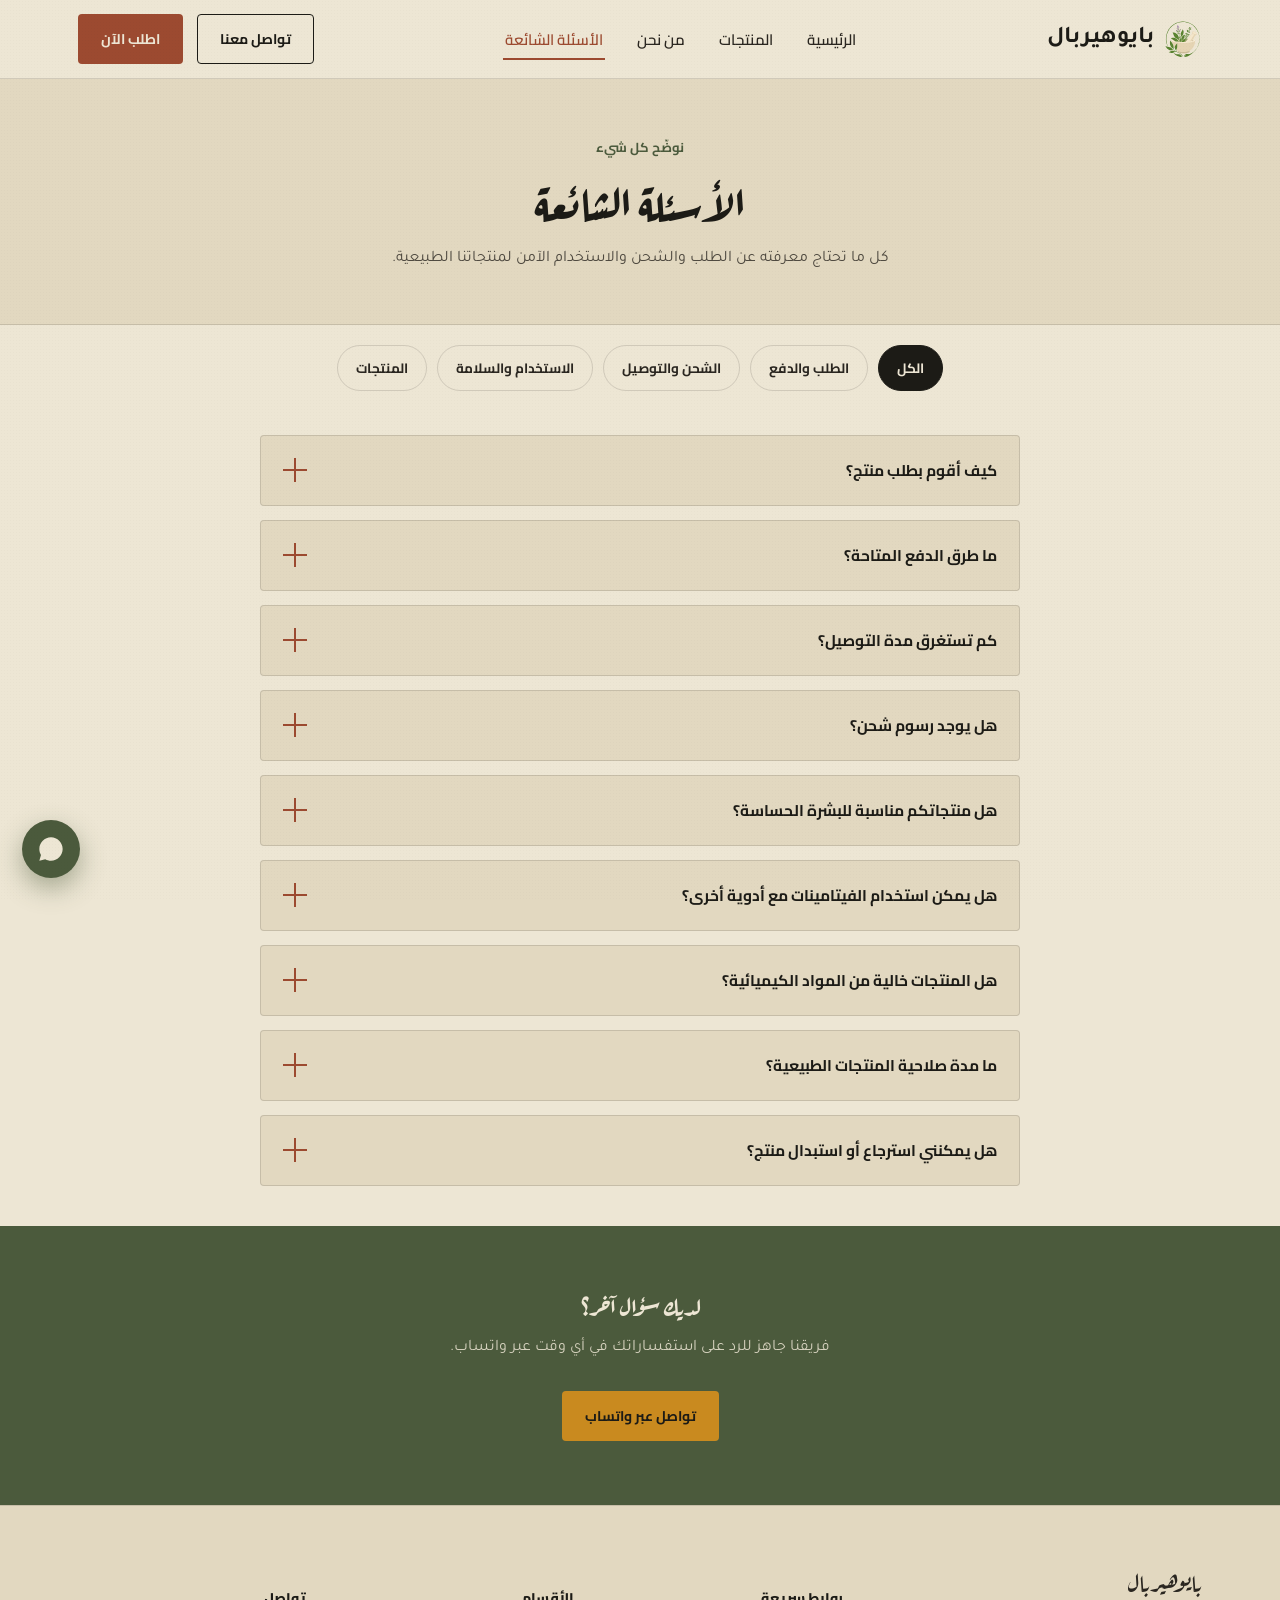
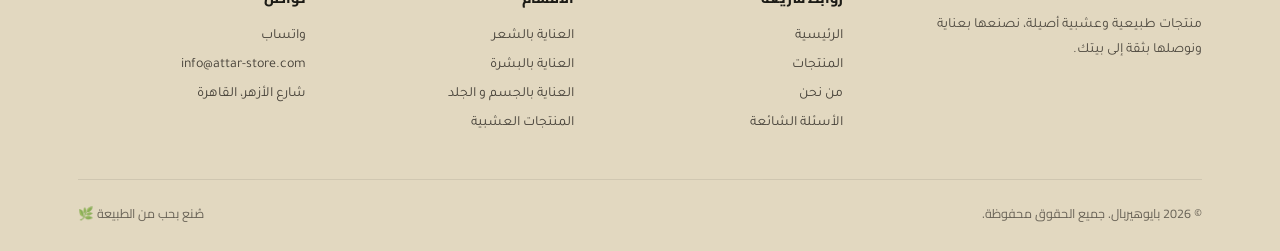
<file: qa.html>
<!DOCTYPE html>
<html lang="ar" dir="rtl">
<head>
<meta charset="UTF-8">
<meta name="viewport" content="width=device-width, initial-scale=1.0">
<title>BioHerbal | Q&A</title>
<meta name="description" content="إجابات على أكثر الأسئلة شيوعاً حول منتجاتنا الطبيعية، الطلب، الشحن، والاستخدام الآمن.">
<link rel="preconnect" href="https://fonts.googleapis.com">
<link href="https://fonts.googleapis.com/css2?family=Aref+Ruqaa:wght@400;700&family=Cairo:wght@400;600;700;800&family=Tajawal:wght@400;500;700&display=swap" rel="stylesheet">
<link rel="stylesheet" href="assets/style.css">
</head>
<body>

<header class="site-header">
  <div class="wrap">
    <a href="index.html" class="brand">
      <img src="assets/logo-NT.svg" alt="بايوهيربال Logo" class="stamp">
     بايوهيربال
    </a>
    <nav class="nav-links">
      <a href="index.html">الرئيسية</a>
      <a href="products.html">المنتجات</a>
      <a href="about.html">من نحن</a>
      <a href="qa.html" class="active">الأسئلة الشائعة</a>
    </nav>
    <div class="header-cta">
      <a href="index.html#contact" class="btn btn-outline">تواصل معنا</a>
      <a href="https://wa.me/201234567890" class="btn btn-primary wa-link" target="_blank" rel="noopener">اطلب الآن</a>
      <button class="burger" aria-label="فتح القائمة"><span></span><span></span><span></span></button>
    </div>
  </div>
</header>

<section class="page-hero">
  <div class="wrap">
    <span class="crumb">نوضّح كل شيء</span>
    <h1>الأسئلة الشائعة</h1>
    <p>كل ما تحتاج معرفته عن الطلب والشحن والاستخدام الآمن لمنتجاتنا الطبيعية.</p>
  </div>
</section>

<section>
  <div class="wrap">
    <div class="qa-cats reveal">
      <button class="active" data-cat="all">الكل</button>
      <button data-cat="order">الطلب والدفع</button>
      <button data-cat="shipping">الشحن والتوصيل</button>
      <button data-cat="usage">الاستخدام والسلامة</button>
      <button data-cat="products">المنتجات</button>
    </div>

    <div class="qa-list reveal">

      <div class="qa-item" data-cat="order">
        <button class="qa-q">كيف أقوم بطلب منتج؟<span class="plus"></span></button>
        <div class="qa-a"><p>اختر المنتج من صفحة "المنتجات" واضغط زر "اطلب"، سيتم تحويلك مباشرة إلى واتساب مع تفاصيل المنتج جاهزة، وسيتواصل معك فريقنا لتأكيد الطلب وطريقة الدفع.</p></div>
      </div>

      <div class="qa-item" data-cat="order">
        <button class="qa-q">ما طرق الدفع المتاحة؟<span class="plus"></span></button>
        <div class="qa-a"><p>نوفر الدفع نقداً عند الاستلام، والتحويل البنكي، والمحافظ الإلكترونية. يمكنك الاتفاق على الطريقة المناسبة مباشرة مع فريق خدمة العملاء عبر واتساب.</p></div>
      </div>

      <div class="qa-item" data-cat="shipping">
        <button class="qa-q">كم تستغرق مدة التوصيل؟<span class="plus"></span></button>
        <div class="qa-a"><p>يستغرق التوصيل داخل القاهرة والجيزة من 1 إلى 2 يوم عمل، وبين 3 إلى 5 أيام عمل لباقي المحافظات حسب موقعك.</p></div>
      </div>

      <div class="qa-item" data-cat="shipping">
        <button class="qa-q">هل يوجد رسوم شحن؟<span class="plus"></span></button>
        <div class="qa-a"><p>رسوم الشحن تختلف حسب المحافظة، وسيتم إعلامك بالتكلفة الدقيقة عند تأكيد الطلب عبر واتساب. الطلبات الكبيرة قد تحصل على شحن مجاني.</p></div>
      </div>

      <div class="qa-item" data-cat="usage">
        <button class="qa-q">هل منتجاتكم مناسبة للبشرة الحساسة؟<span class="plus"></span></button>
        <div class="qa-a"><p>معظم منتجاتنا مصنوعة من مكونات طبيعية لطيفة، لكننا ننصح دائماً بعمل اختبار حساسية بسيط على جزء صغير من الجلد قبل الاستخدام الكامل، خاصة لأصحاب البشرة الحساسة جداً.</p></div>
      </div>

      <div class="qa-item" data-cat="usage">
        <button class="qa-q">هل يمكن استخدام الفيتامينات مع أدوية أخرى؟<span class="plus"></span></button>
        <div class="qa-a"><p>ننصح بمراجعة الطبيب أو الصيدلي قبل دمج أي مكمل غذائي مع أدوية أخرى، خصوصاً لمن يعانون من حالات صحية مزمنة أو الحوامل والمرضعات.</p></div>
      </div>

      <div class="qa-item" data-cat="products">
        <button class="qa-q">هل المنتجات خالية من المواد الكيميائية؟<span class="plus"></span></button>
        <div class="qa-a"><p>نعم، نلتزم باستخدام مكونات طبيعية بنسبة كبيرة في جميع منتجاتنا، مع تجنّب الإضافات الكيميائية القاسية والعطور الصناعية كلما أمكن ذلك.</p></div>
      </div>

      <div class="qa-item" data-cat="products">
        <button class="qa-q">ما مدة صلاحية المنتجات الطبيعية؟<span class="plus"></span></button>
        <div class="qa-a"><p>تختلف الصلاحية حسب نوع المنتج، وتتراوح غالباً بين 6 أشهر إلى سنتين. تجد تاريخ الصلاحية مطبوعاً على كل عبوة، ونوصي بالتخزين في مكان بارد وجاف.</p></div>
      </div>

      <div class="qa-item" data-cat="order">
        <button class="qa-q">هل يمكنني استرجاع أو استبدال منتج؟<span class="plus"></span></button>
        <div class="qa-a"><p>نعم، يمكن استبدال المنتج في حال وجود عيب أو خطأ في الطلب خلال 3 أيام من الاستلام. للاسترجاع، يرجى التواصل معنا عبر واتساب مع صورة للمنتج وتفاصيل الطلب.</p></div>
      </div>

    </div>
  </div>
</section>

<section class="cta-band">
  <div class="wrap">
    <h2>لديك سؤال آخر؟</h2>
    <p>فريقنا جاهز للرد على استفساراتك في أي وقت عبر واتساب.</p>
    <a href="https://wa.me/201234567890" class="btn btn-primary wa-link" target="_blank" rel="noopener">تواصل عبر واتساب</a>
  </div>
</section>

<footer class="site-footer">
  <div class="wrap">
    <div class="footer-grid">
      <div>
        <div class="footer-brand">بايوهيربال</div>
        <p>منتجات طبيعية وعشبية أصيلة، نصنعها بعناية ونوصلها بثقة إلى بيتك.</p>
      </div>
      <div class="footer-col">
        <h5>روابط سريعة</h5>
        <ul>
          <li><a href="index.html">الرئيسية</a></li>
          <li><a href="products.html">المنتجات</a></li>
          <li><a href="about.html">من نحن</a></li>
          <li><a href="qa.html">الأسئلة الشائعة</a></li>
        </ul>
      </div>
      <div class="footer-col">
        <h5>الأقسام</h5>
        <ul>
          <li><a href="products.html#hair">العناية بالشعر</a></li>
          <li><a href="products.html#skin">العناية بالبشرة</a></li>
          <li><a href="products.html#Body">العناية بالجسم و الجلد</a></li>
          <li><a href="products.html#herbal">المنتجات العشبية</a></li>
        </ul>
      </div>
      <div class="footer-col">
        <h5>تواصل</h5>
        <ul>
          <li><a href="https://wa.me/201234567890" class="wa-link" target="_blank" rel="noopener">واتساب</a></li>
          <li><a href="mailto:info@attar-store.com">info@attar-store.com</a></li>
          <li><a href="index.html#contact">شارع الأزهر، القاهرة</a></li>
        </ul>
      </div>
    </div>
    <div class="footer-bottom">
      <span>© 2026 بايوهيربال. جميع الحقوق محفوظة.</span>
      <span>صُنع بحب من الطبيعة 🌿</span>
    </div>
  </div>
</footer>

<a href="https://wa.me/201234567890" class="wa-float wa-link" target="_blank" rel="noopener" aria-label="تواصل عبر واتساب">
  <svg viewBox="0 0 24 24" fill="currentColor"><path d="M17.5 14.4c-.3-.1-1.7-.8-2-.9-.3-.1-.5-.1-.7.1-.2.3-.7.9-.9 1.1-.2.2-.3.2-.6.1-1.7-.8-2.8-1.5-4-3.4-.1-.2 0-.4.1-.5.2-.2.4-.5.6-.7.2-.2.2-.4.1-.6-.1-.2-.6-1.4-.8-1.9-.2-.5-.4-.4-.6-.4h-.5c-.2 0-.5.1-.7.4-.2.2-.9 1-.9 2.3 0 1.4 1 2.7 1.1 2.9.1.2 1.9 3 4.7 4 2.8 1 2.8.7 3.3.7.5 0 1.6-.6 1.8-1.2.2-.6.2-1.1.1-1.2-.1-.1-.2-.2-.4-.3zM12 2C6.5 2 2 6.5 2 12c0 1.9.5 3.6 1.4 5.1L2 22l5.1-1.3C8.5 21.5 10.2 22 12 22c5.5 0 10-4.5 10-10S17.5 2 12 2z"/></svg>
</a>

<script src="assets/main.js"></script>
</body>
</html>
</file>
<file: assets/style.css>
/* ============================================
   بايوهيربال — Natural Apothecary
   Design tokens & shared styles
   ============================================ */

:root{
  --ink: #1C1B16;
  --papyrus: #EDE6D4;
  --papyrus-2: #E2D8C0;
  --turmeric: #C98A1F;
  --moss: #4B5A3C;
  --brick: #9C4A30;
  --charcoal: #2A2620;

  --turmeric-soft: rgba(201,138,31,.14);
  --moss-soft: rgba(75,90,60,.12);
  --brick-soft: rgba(156,74,48,.12);
  --line: rgba(28,27,22,.14);

  --font-display: "Aref Ruqaa", "Amiri", serif;
  --font-body: "Tajawal", "Cairo", sans-serif;
  --font-utility: "Cairo", "Tajawal", sans-serif;

  --radius: 4px;
  --container: 1180px;
}

*{ box-sizing: border-box; }
html{ scroll-behavior: smooth; }

@media (prefers-reduced-motion: reduce){
  html{ scroll-behavior: auto; }
  *{ animation-duration: .001ms !important; animation-iteration-count: 1 !important; transition-duration: .001ms !important; }
}

body{
  margin:0;
  background: var(--papyrus);
  color: var(--charcoal);
  font-family: var(--font-body);
  direction: rtl;
  text-align: right;
  -webkit-font-smoothing: antialiased;
  position: relative;
}

/* paper grain overlay */
body::before{
  content:"";
  position: fixed; inset:0;
  pointer-events: none;
  z-index: 999;
  opacity:.5;
  mix-blend-mode: multiply;
  background-image:
    radial-gradient(rgba(28,27,22,.035) 1px, transparent 1px);
  background-size: 3px 3px;
}

img{ max-width:100%; display:block; }
a{ color:inherit; text-decoration:none; }
ul{ margin:0; padding:0; list-style:none; }
button{ font-family: inherit; cursor:pointer; }

.wrap{
  max-width: var(--container);
  margin: 0 auto;
  padding: 0 28px;
}

h1,h2,h3,h4{
  font-family: var(--font-display);
  margin:0;
  font-weight: 700;
  color: var(--ink);
  line-height: 1.25;
}

.eyebrow{
  display:inline-flex;
  align-items:center;
  gap:8px;
  font-family: var(--font-utility);
  font-size: 13px;
  letter-spacing:.04em;
  color: var(--moss);
  font-weight: 700;
  text-transform: none;
}
.eyebrow::before{
  content:"";
  width:18px; height:1px;
  background: var(--moss);
  display:inline-block;
}

/* ---------- header / nav ---------- */
.site-header{
  position: sticky; top:0; z-index: 500;
  background: var(--papyrus);
  border-bottom: 1px solid var(--line);
}
.site-header .wrap{
  display:flex; align-items:center; justify-content: space-between;
  height: 78px;
}
.brand{
  display:flex; align-items:center; gap:10px;
  font-size: 24px;
  font-weight:700;
  color: var(--ink);
}
.brand .stamp{
  width:38px;height:38px;
}
.nav-links{
  display:flex; gap:30px;
  font-family: var(--font-utility);
  font-size: 15px;
  font-weight:600;
}
.nav-links a{
  position:relative;
  padding: 6px 2px;
  color: var(--charcoal);
}
.nav-links a.active{ color: var(--brick); }
.nav-links a::after{
  content:"";
  position:absolute; right:0; bottom:0;
  width:0%; height:2px;
  background: var(--brick);
  transition: width .25s ease;
}
.nav-links a:hover::after, .nav-links a.active::after{ width:100%; }

.header-cta{
  display:flex; align-items:center; gap:14px;
}
.btn{
  display:inline-flex; align-items:center; gap:8px;
  font-family: var(--font-utility);
  font-weight:700;
  font-size: 14px;
  padding: 11px 22px;
  border-radius: var(--radius);
  border: 1px solid transparent;
  transition: transform .15s ease, box-shadow .15s ease, background .2s ease;
}
.btn-primary{
  background: var(--brick);
  color: var(--papyrus);
}
.btn-primary:hover{ transform: translateY(-1px); box-shadow: 0 6px 16px rgba(156,74,48,.35); }
.btn-outline{
  background: transparent;
  border-color: var(--ink);
  color: var(--ink);
}
.btn-outline:hover{ background: var(--ink); color: var(--papyrus); }
.btn-small{ padding: 8px 16px; font-size:13px; }

.burger{
  display:none;
  width: 40px; height:40px;
  border:1px solid var(--line);
  background: transparent;
  border-radius: var(--radius);
  position: relative;
}
.burger span{
  position:absolute; right:9px; left:9px; height:2px; background: var(--ink);
  transition: transform .2s ease, opacity .2s ease;
}
.burger span:nth-child(1){ top:13px; }
.burger span:nth-child(2){ top:19px; }
.burger span:nth-child(3){ top:25px; }
.burger.open span:nth-child(1){ transform: translateY(6px) rotate(45deg); }
.burger.open span:nth-child(2){ opacity:0; }
.burger.open span:nth-child(3){ transform: translateY(-6px) rotate(-45deg); }

/* ---------- sprig divider (signature element) ---------- */
.sprig-divider{
  display:flex; align-items:center; justify-content:center;
  gap:16px;
  padding: 6px 0;
  color: var(--moss);
  opacity:.85;
}
.sprig-divider .line{
  flex:1; max-width: 160px; height:1px; background: var(--line);
}
.sprig-divider svg{ width:46px; height:22px; }

/* ---------- hero ---------- */
.hero{
  position: relative;
  overflow: hidden;
  padding: 72px 0 60px;
  background: linear-gradient(180deg, var(--papyrus) 0%, var(--papyrus-2) 100%);
  border-bottom: 1px solid var(--line);
}
.hero .wrap{
  display:grid;
  grid-template-columns: 1.1fr .9fr;
  gap: 50px;
  align-items: center;
}
.hero-art{ position: relative; }
.hero-art svg{ width:100%; height:auto; }

.hero h1{
  font-size: clamp(34px, 5vw, 58px);
  margin: 14px 0 18px;


  
}
.hero h1 em{
  font-style: normal;
  color: var(--brick);
}

.hero p.lead{
  font-size: 18px;
  color: var(--charcoal);
  max-width: 480px;
  line-height: 1.85;
  margin-bottom: 30px;
}
.hero-actions{ display:flex; gap:16px; flex-wrap:wrap; }
.hero-stats{
  display:flex; gap:34px;
  margin-top: 40px;
  padding-top: 26px;
  border-top: 1px solid var(--line);
}
.hero-stats .stat b{
  display:block;
  font-family: var(--font-display);
  font-size: 28px;
  color: var(--ink);
}
.hero-stats .stat span{
  font-size: 13px;
  color: var(--moss);
  font-family: var(--font-utility);
}


/* ---------- sections ---------- */
section{ padding: 20px 0; }
.section-head{
  text-align: center;
  max-width: 620px;
  margin: 0 auto 50px;
}
.section-head h2{
  font-size: clamp(28px, 4vw, 40px);
  margin-top: 12px;
}
.section-head p{
  margin-top: 14px;
  color: var(--charcoal);
  opacity:.85;
  line-height: 1.8;
}

/* ---------- product cards ---------- */
.card-grid{
  display:grid;
  grid-template-columns: repeat(4, 1fr);
  gap: 24px;
}
.product-card{
  background: var(--papyrus-2);
  border: 1px solid var(--line);
  border-radius: var(--radius);
  overflow: hidden;
  display:flex; flex-direction:column;
  transition: transform .2s ease, box-shadow .2s ease;
}
.product-card:hover{
  transform: translateY(-4px);
  box-shadow: 0 14px 30px rgba(28,27,22,.12);
}
.product-media{
  position: relative;
  aspect-ratio: 4/3.4;
  background: var(--papyrus);
  display:flex; align-items:center; justify-content:center;
  border-bottom: 1px solid var(--line);
  overflow:hidden;
}
.product-media svg{ width:58%; height:58%; }
.product-tag{
  position:absolute; top:12px; right:12px;
  font-family: var(--font-utility);
  font-size: 11px; font-weight:700;
  padding: 4px 10px;
  border-radius: 999px;
  background: var(--turmeric-soft);
  color: var(--turmeric);
  border: 1px solid rgba(201,138,31,.3);
}
.product-body{
  padding: 18px 18px 20px;
  display:flex; flex-direction:column; gap:8px;
  flex:1;
}
.product-cat{
  font-family: var(--font-utility);
  font-size: 11px;
  letter-spacing: .03em;
  color: var(--moss);
  font-weight:700;
}
.product-body h3{
  font-size: 19px;
}
.product-body p{
  font-size: 13.5px;
  color: var(--charcoal);
  opacity: .8;
  line-height:1.7;
  flex:1;
}
.product-foot{
  display:flex; align-items:center; justify-content:space-between;
  margin-top: 10px;
}
.price{
  font-family: var(--font-utility);
  font-weight:800;
  color: var(--ink);
  font-size: 16px;
}
.price small{ font-size:11px; font-weight:600; opacity:.6; margin-right:2px;}
.order-btn{
  display:inline-flex; align-items:center; gap:6px;
  background: var(--moss);
  color: var(--papyrus);
  font-family: var(--font-utility);
  font-weight:700;
  font-size: 13px;
  padding: 9px 16px;
  border-radius: var(--radius);
  transition: background .2s ease, transform .15s ease;
}
.order-btn:hover{ background: var(--brick); transform: translateY(-1px); }
.order-btn svg{ width:15px; height:15px; }

/* recommended strip variant */
.rec-grid{
  display:grid;
  grid-template-columns: repeat(4,1fr);
  gap: 24px;
}

/* ---------- product category tabs (products page) ---------- */
.cat-nav{
  display:flex; flex-wrap:wrap; gap:10px; justify-content:center;
  margin-bottom: 10px;
}
.cat-nav a{
  font-family: var(--font-utility);
  font-weight:700;
  font-size: 14px;
  padding: 9px 20px;
  border-radius: 999px;
  border: 1px solid var(--line);
  background: var(--papyrus-2);
  color: var(--charcoal);
}
.cat-nav a:hover{ border-color: var(--moss); color: var(--moss); }

.cat-block{
  padding: 20px 0 10px;
  border-top: 1px solid var(--line);
}
.cat-head{
  display:flex; align-items:baseline; gap:16px;
  margin-bottom: 36px;
}
.cat-head .num{
  font-family: var(--font-display);
  font-size: 46px;
  color: var(--turmeric);
  opacity:.55;
}
.cat-head h2{ font-size: clamp(26px,3.4vw,34px); }
.cat-head p{ color: var(--charcoal); opacity:.75; font-size:14px; margin-top:4px;}

/* ---------- contact ---------- */
.contact-section{
  background: var(--ink);
  color: var(--papyrus);
}
.contact-section .eyebrow{ color: var(--turmeric); }
.contact-section .eyebrow::before{ background: var(--turmeric); }
.contact-section h2{ color: var(--papyrus); }
.contact-section p{ color: var(--papyrus);}
.contact-grid{
  display:grid;
  grid-template-columns: 1fr 1fr;
  gap: 40px;
  margin-top: 40px;
}
.contact-card{
  background: rgba(237,230,212,.05);
  border: 1px solid rgba(237,230,212,.14);
  border-radius: var(--radius);
  padding: 28px;
  display:flex; gap:16px; align-items:flex-start;
}
.contact-card svg{ width:30px; height:30px; flex-shrink:0; color: var(--turmeric); }
.contact-card h4{ color: var(--papyrus); font-size:17px; margin-bottom:6px; }
.contact-card p, .contact-card a{ color: rgba(237,230,212,.75); font-size:14px; line-height:1.8; }
.contact-card a:hover{ color: var(--turmeric); }

/* ---------- footer ---------- */
footer.site-footer{
  background: var(--papyrus-2);
  border-top: 1px solid var(--line);
  padding: 56px 0 26px;
}
.footer-grid{
  display:grid;
  grid-template-columns: 1.4fr 1fr 1fr 1fr;
  gap: 40px;
  padding-bottom: 36px;
}
.footer-brand{
  font-family: var(--font-display);
  font-size: 24px;
  margin-bottom: 10px;
}
.footer-grid p{ font-size:14px; line-height:1.8; color: var(--charcoal); opacity:.8; max-width: 280px;}
.footer-col h5{
  font-family: var(--font-utility);
  font-size:14px; font-weight:800;
  margin-bottom: 16px;
  color: var(--ink);
}
.footer-col ul li{ margin-bottom: 10px; }
.footer-col ul a{ font-size:14px; color: var(--charcoal); opacity:.85; }
.footer-col ul a:hover{ color: var(--brick); opacity:1; }
.footer-bottom{
  border-top: 1px solid var(--line);
  padding-top: 22px;
  display:flex; justify-content: space-between; align-items:center;
  flex-wrap:wrap; gap:10px;
  font-size: 12.5px;
  color: var(--charcoal);
  opacity:.65;
  font-family: var(--font-utility);
}

/* whatsapp floating button */
.wa-float{
  position: fixed;
  left: 22px; bottom: 22px;
  z-index: 600;
  width: 58px; height:58px;
  border-radius: 50%;
  background: var(--moss);
  display:flex; align-items:center; justify-content:center;
  box-shadow: 0 10px 26px rgba(75,90,60,.45);
  transition: transform .2s ease;
}
.wa-float:hover{ transform: scale(1.08); }
.wa-float svg{ width:28px; height:28px; color: var(--papyrus); }

/* ---------- about / qa page generic ---------- */
.page-hero{
  padding: 56px 0 50px;
  background: var(--papyrus-2);
  border-bottom: 1px solid var(--line);
  text-align:center;
}
.page-hero h1{ font-size: clamp(32px,4.6vw,48px); }
.page-hero .crumb{
  font-family: var(--font-utility);
  font-size: 13px; color: var(--moss); font-weight:700; margin-bottom: 10px; display:block;
}
.page-hero p{ max-width:560px; margin: 16px auto 0; color: var(--charcoal); opacity:.8; line-height:1.8;}

.about-grid{
  display:grid;
  grid-template-columns: .9fr 1.1fr;
  gap: 56px;
  align-items:center;
}
.about-art svg{ width:100%; }
.about-text p{ line-height:1.95; margin-bottom:18px; color: var(--charcoal); }
.values-grid{
  display:grid; grid-template-columns: repeat(3,1fr); gap:24px; margin-top:20px;
}
.value-card{
  background: var(--papyrus-2);
  border:1px solid var(--line);
  border-radius: var(--radius);
  padding: 28px 24px;
  text-align:center;
}
.value-card svg{ width:40px;height:40px; margin: 0 auto 16px; color: var(--moss); }
.value-card h4{ font-size:18px; margin-bottom:8px; }
.value-card p{ font-size:13.5px; opacity:.78; line-height:1.7; }

.timeline{
  display:flex; flex-direction:column; gap:0;
  max-width: 720px; margin: 0 auto;
}
.timeline-item{
  display:grid; grid-template-columns: 90px 1fr;
  gap: 22px;
  padding: 22px 0;
  border-bottom: 1px dashed var(--line);
}
.timeline-item:last-child{ border-bottom:none; }
.timeline-item .year{ font-family:var(--font-display); font-size:22px; color: var(--brick); }
.timeline-item h4{ font-size:16px; margin-bottom:4px; }
.timeline-item p{ font-size:13.5px; opacity:.78; line-height:1.7; }

/* Q&A accordion */
.qa-list{ max-width: 760px; margin: 0 auto; display:flex; flex-direction:column; gap:14px; }
.qa-item{
  background: var(--papyrus-2);
  border: 1px solid var(--line);
  border-radius: var(--radius);
  overflow:hidden;
}
.qa-q{
  display:flex; align-items:center; justify-content:space-between;
  gap:14px;
  padding: 20px 22px;
  font-family: var(--font-utility);
  font-weight:700;
  font-size: 15.5px;
  color: var(--ink);
  width:100%;
  background:transparent;
  border:none;
  text-align: right;
}
.qa-q .plus{
  width: 24px; height:24px; flex-shrink:0;
  position: relative;
}
.qa-q .plus::before, .qa-q .plus::after{
  content:""; position:absolute; background: var(--brick);
  transition: transform .25s ease;
}
.qa-q .plus::before{ right:0; left:0; top:11px; height:2px; }
.qa-q .plus::after{ top:0; bottom:0; right:11px; width:2px; }
.qa-item.open .qa-q .plus::after{ transform: scaleY(0); }
.qa-a{
  max-height: 0;
  overflow: hidden;
  transition: max-height .3s ease;
  padding: 0 22px;
}
.qa-item.open .qa-a{ max-height: 320px; }
.qa-a p{ padding-bottom: 20px; font-size: 14.5px; line-height:1.85; opacity:.85; }

.qa-cats{
  display:flex; gap:10px; justify-content:center; margin-bottom: 44px; flex-wrap:wrap;
}
.qa-cats button{
  font-family: var(--font-utility); font-weight:700; font-size:13.5px;
  padding: 9px 18px; border-radius: 999px;
  border: 1px solid var(--line); background: transparent; color: var(--charcoal);
}
.qa-cats button.active{ background: var(--ink); color: var(--papyrus); border-color: var(--ink); }

.cta-band{
  background: var(--moss);
  color: var(--papyrus);
  text-align: center;
  padding: 64px 0;
  margin-top: 20px;
}
.cta-band h2{ color: var(--papyrus); margin-bottom: 14px;}
.cta-band p{ opacity:.85; max-width:480px; margin: 0 auto 28px; line-height:1.8; }
.cta-band .btn-primary{ background: var(--turmeric); color: var(--ink); }

/* reveal on scroll */
.reveal{ opacity:0; transform: translateY(18px); transition: opacity .6s ease, transform .6s ease; }
.reveal.in{ opacity:1; transform: translateY(0); }

/* ---------- responsive ---------- */
@media (max-width: 980px){
  .hero .wrap{ grid-template-columns: 1fr; }
  .hero-art{ order:-1; max-width: 360px; margin: 0 auto; }
  .card-grid, .rec-grid{ grid-template-columns: repeat(2,1fr); }
  .footer-grid{ grid-template-columns: 1fr 1fr; }
  .about-grid{ grid-template-columns: 1fr; }
  .about-art{ max-width:320px; margin:0 auto; }
  .values-grid{ grid-template-columns: 1fr 1fr; }
  .contact-grid{ grid-template-columns: 1fr; }
}

@media (max-width: 760px){
  .nav-links{
    position: fixed; top:78px; right:0; left:0;
    background: var(--papyrus);
    flex-direction: column;
    gap:0;
    border-bottom: 1px solid var(--line);
    transform: translateY(calc(-100% - 78px));
    transition: transform .25s ease;
    padding: 10px 0;
  }
  .nav-links.open{ transform: translateY(0); }
  .nav-links a{ padding: 14px 28px; width:100%; }
  .header-cta .btn-outline{ display:none; }
  .burger{ display:block; }
  .card-grid, .rec-grid{ grid-template-columns: 1fr 1fr; gap:14px; }
  .values-grid{ grid-template-columns: 1fr; }
  section{ padding:56px 0; }
  .hero{ padding: 50px 0 40px; }
  .hero-stats{ gap:20px; flex-wrap:wrap; }
}

@media (max-width: 520px){
  .wrap{ padding: 0 18px; }
  .card-grid, .rec-grid{ grid-template-columns: 1fr 1fr; gap:12px; }
  .product-body{ padding:12px 12px 14px; }
  .product-body h3{ font-size:16px; }
  .timeline-item{ grid-template-columns: 70px 1fr; }
}
</file>
